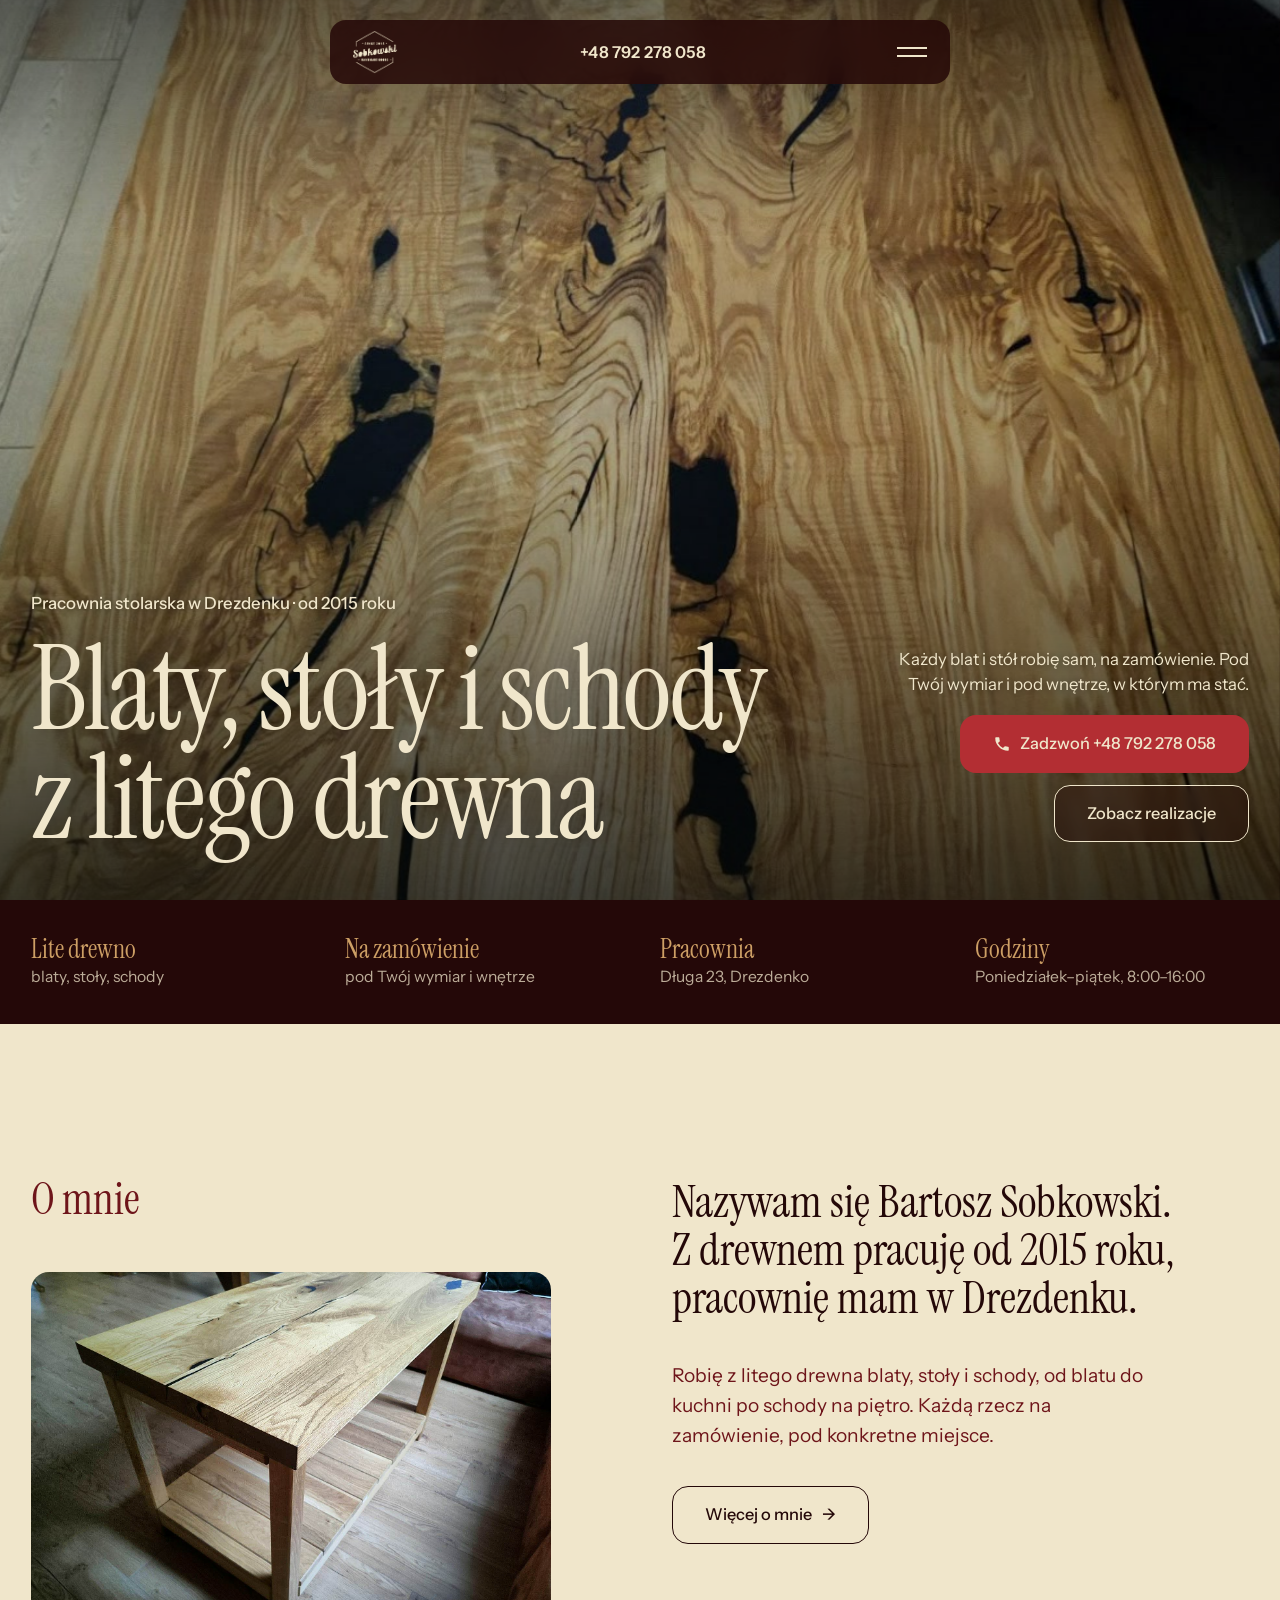
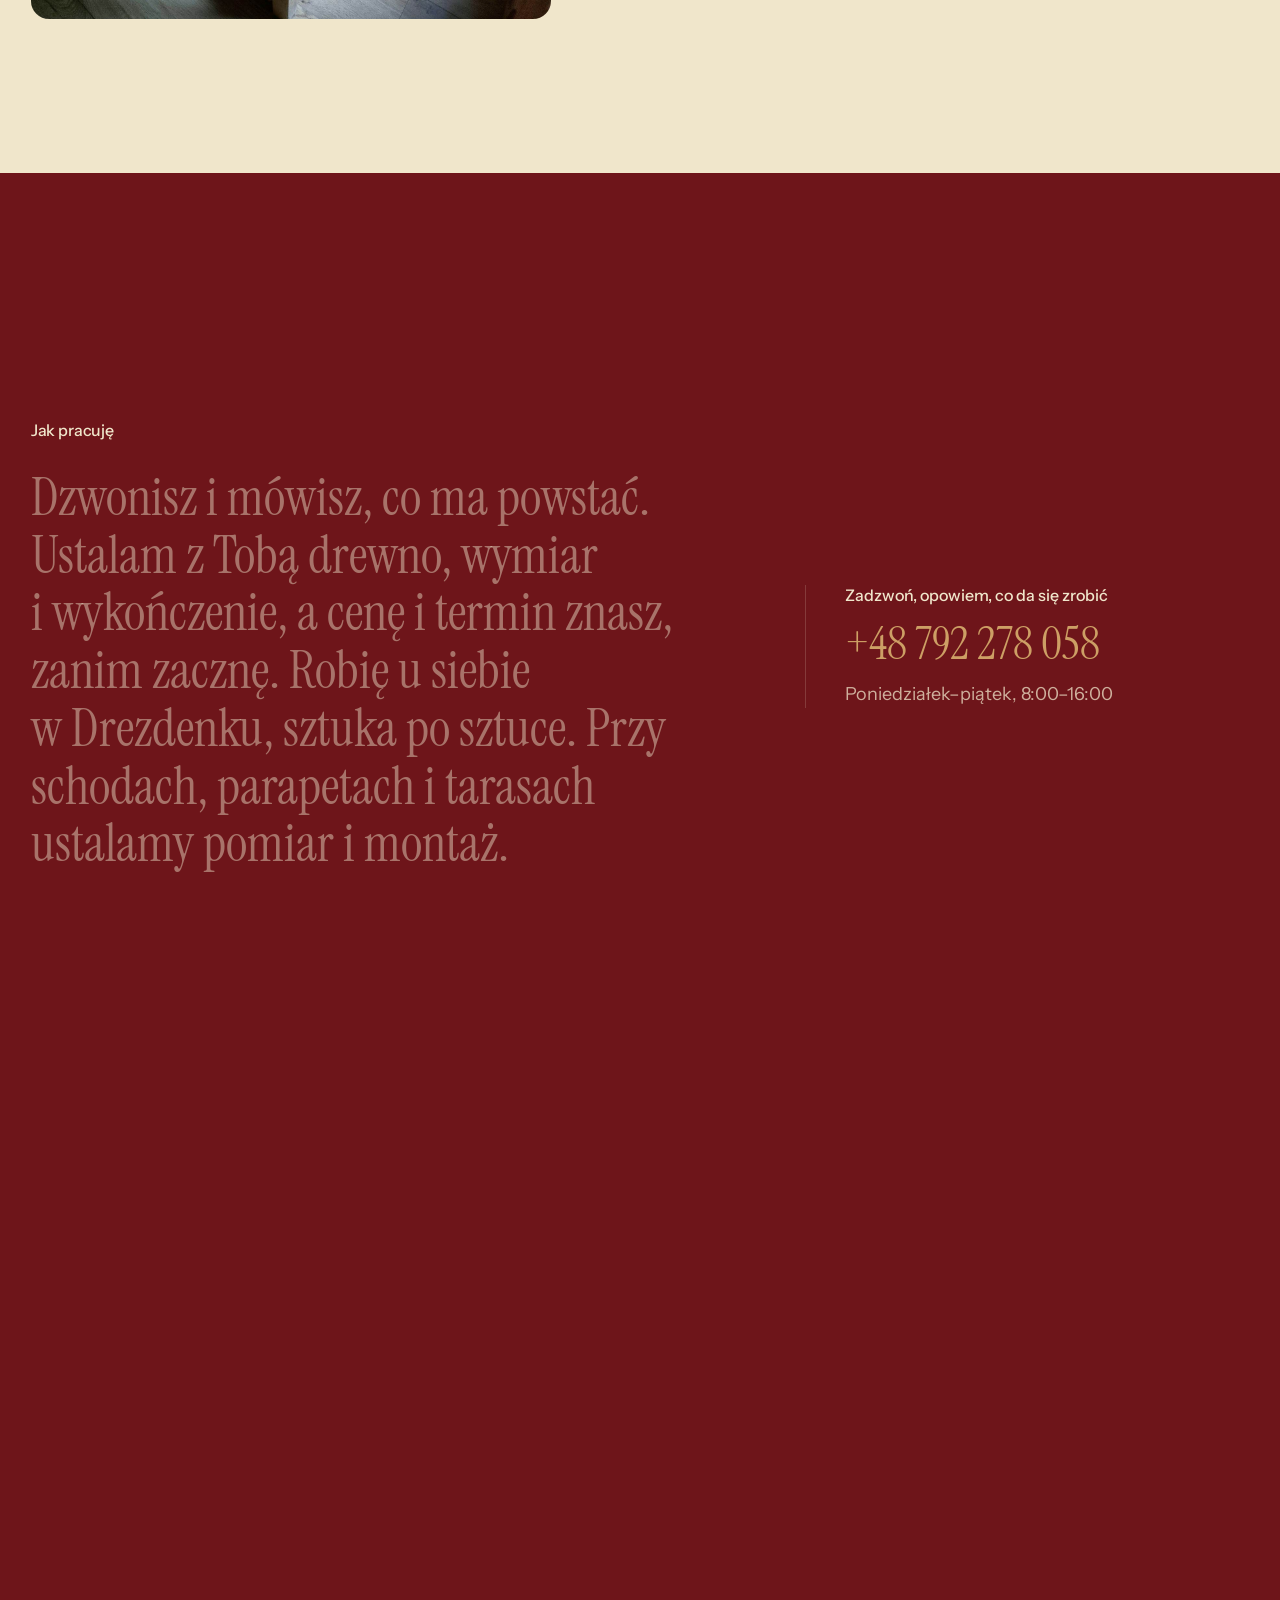
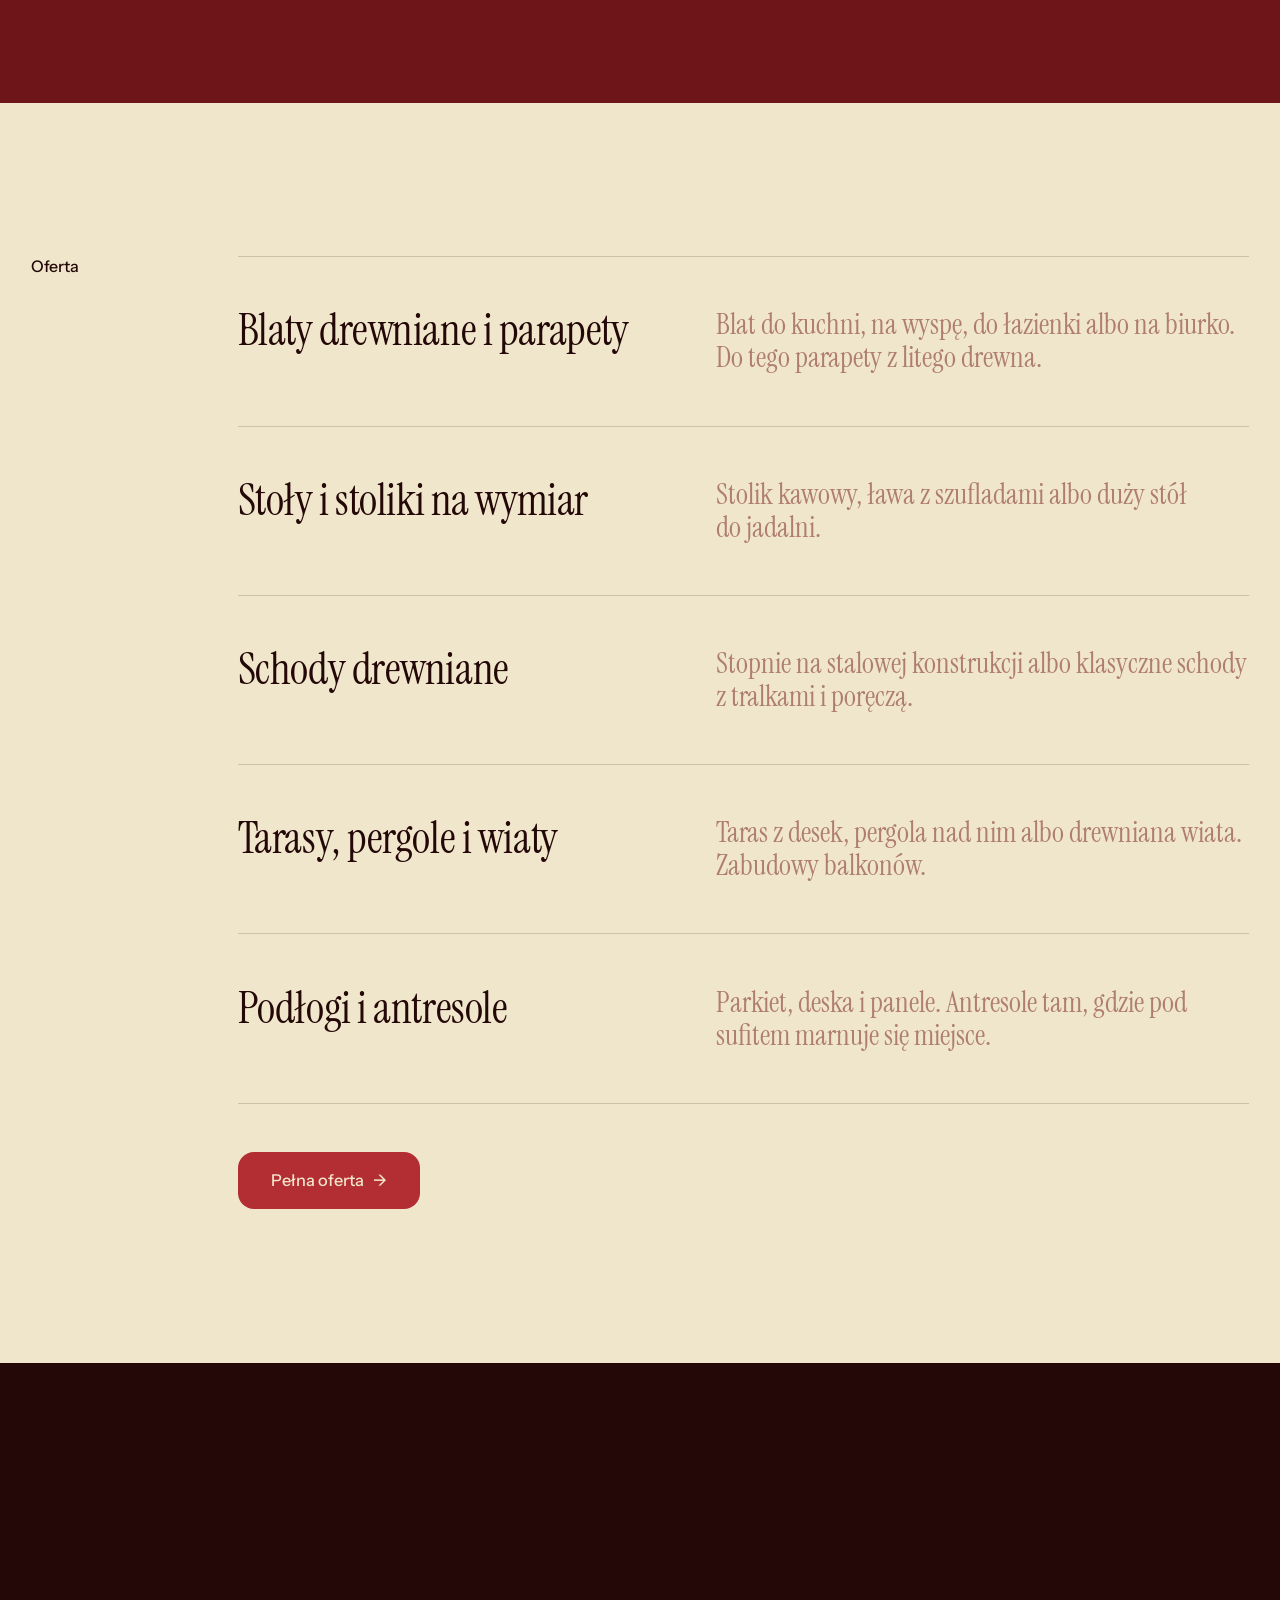
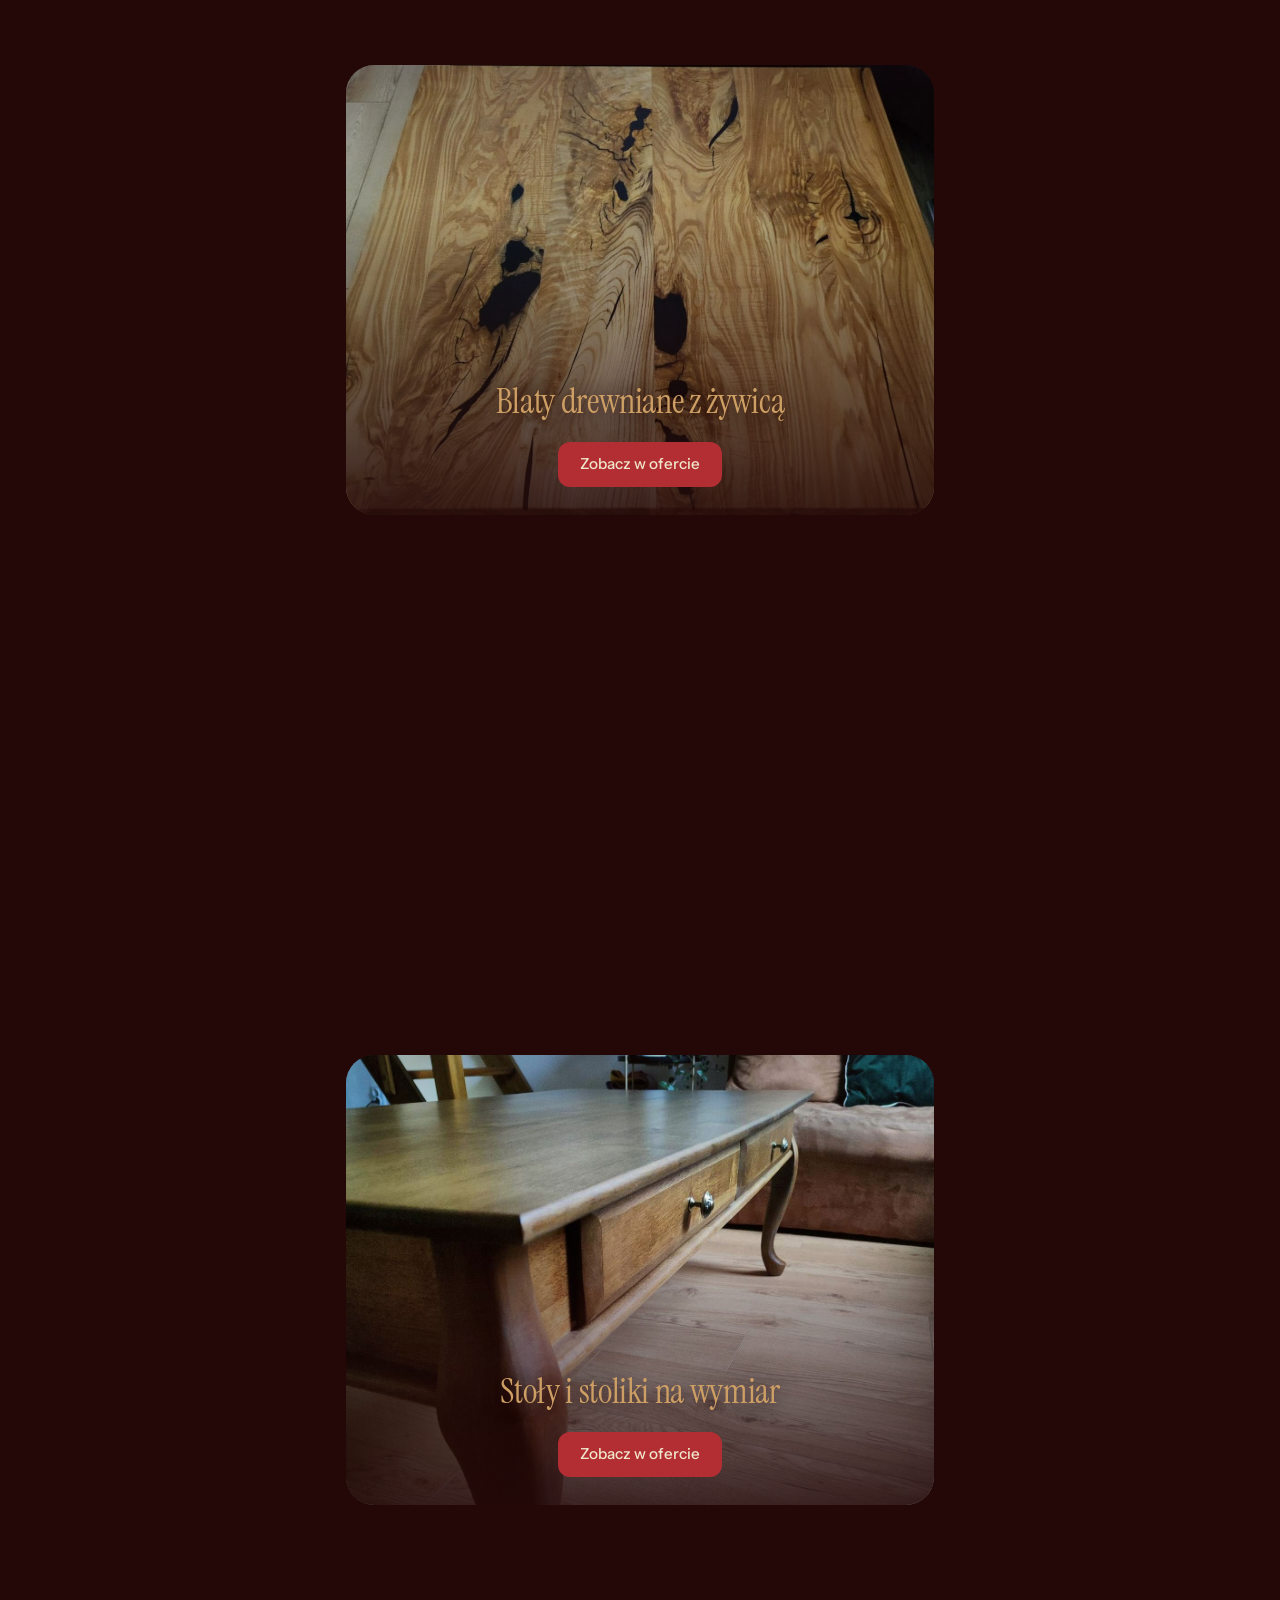
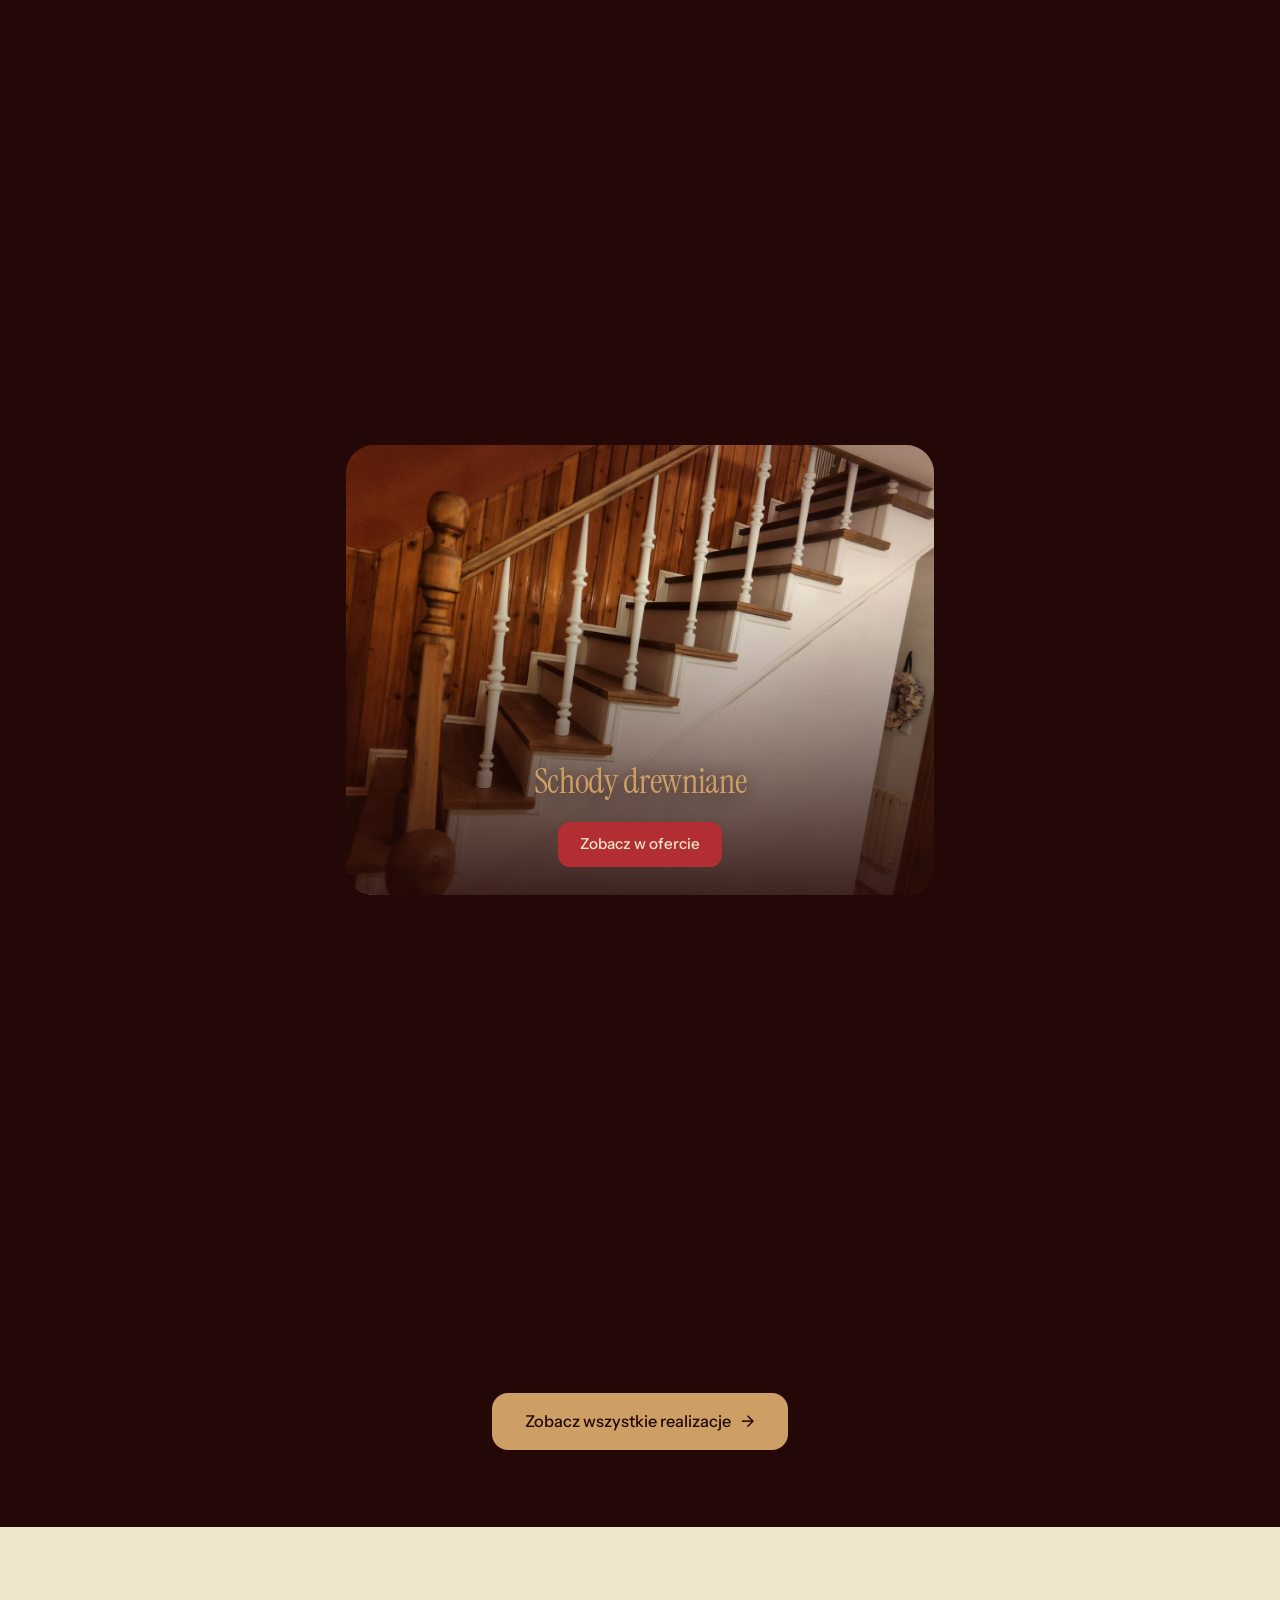
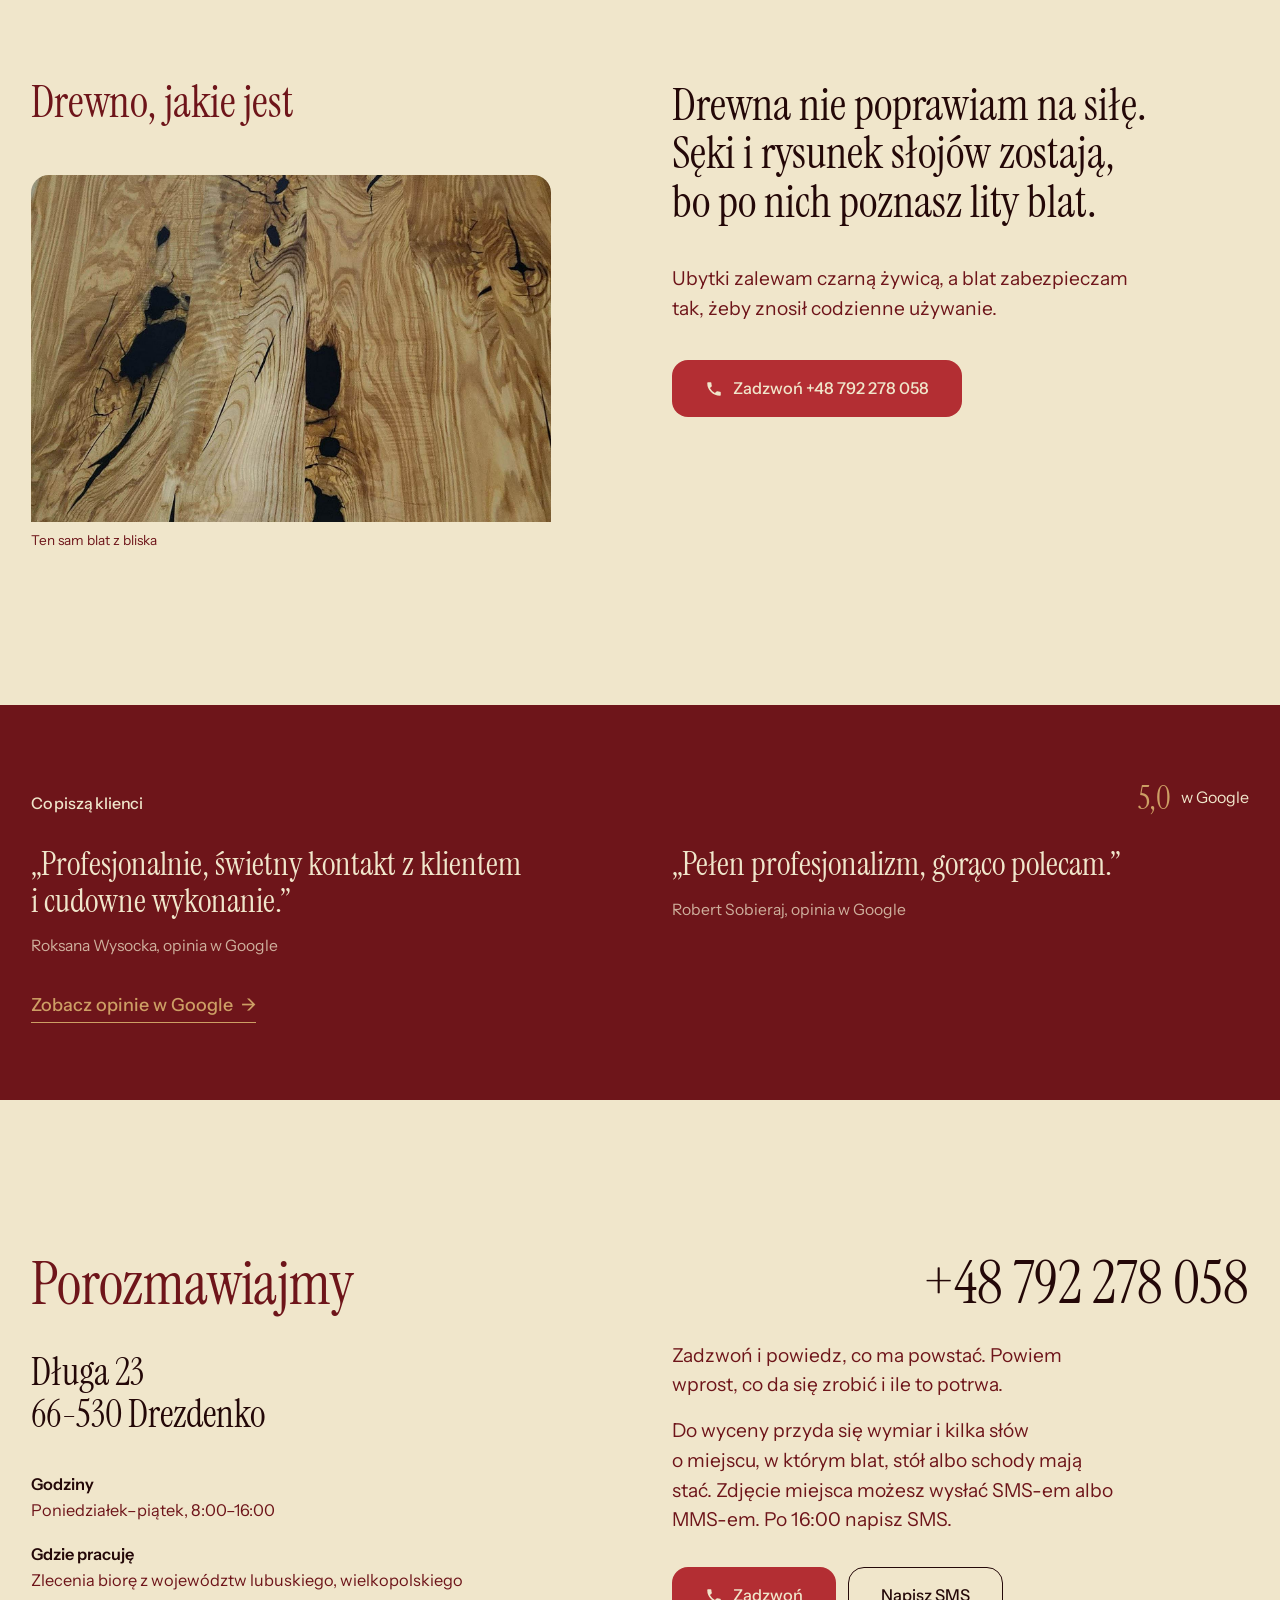
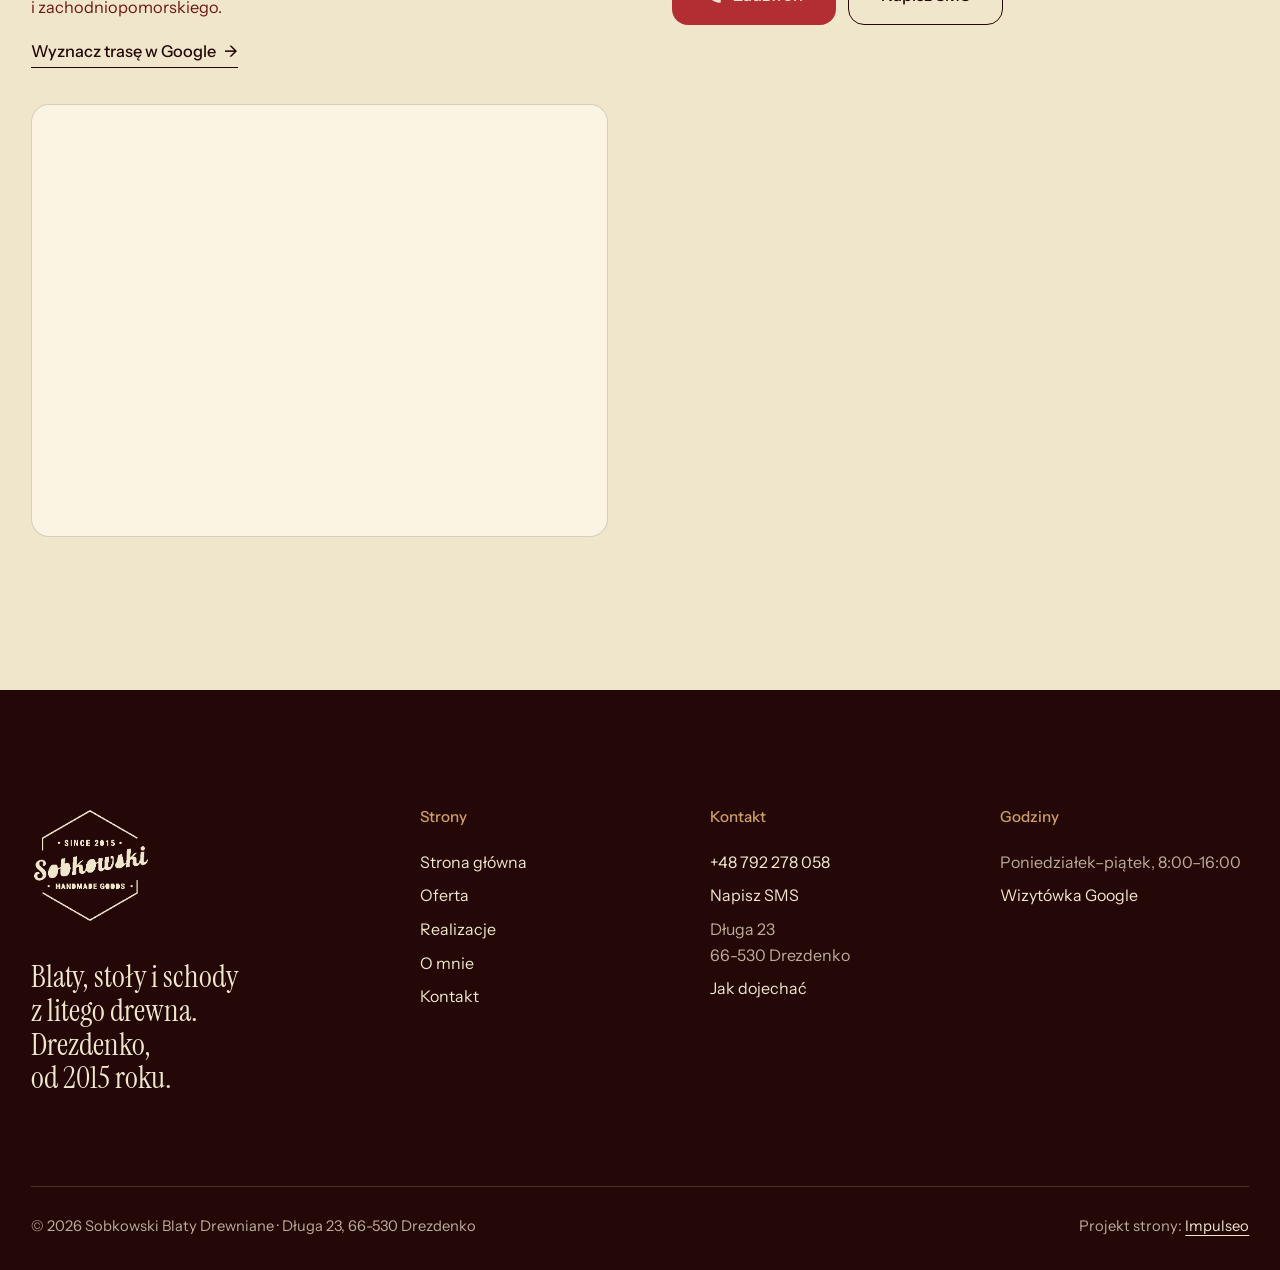
<file: index.html>
<!DOCTYPE html>
<html lang="pl">
<head>
<meta charset="UTF-8">
<meta name="viewport" content="width=device-width, initial-scale=1.0">
<title>Blaty drewniane na wymiar, stoły i schody · Drezdenko | Sobkowski</title>
<meta name="description" content="Blaty, stoły, parapety i schody z litego drewna, robione ręcznie w Drezdenku od 2015 roku. Na wymiar, pod Twoje wnętrze. Tel. 792 278 058.">
<link rel="canonical" href="https://impulseo-pl.github.io/blaty-drewniane/">
<meta name="robots" content="noindex, nofollow">
<meta name="theme-color" content="#240808">
<meta property="og:type" content="website">
<meta property="og:locale" content="pl_PL">
<meta property="og:site_name" content="Sobkowski Blaty Drewniane">
<meta property="og:title" content="Blaty drewniane na wymiar, stoły i schody · Drezdenko | Sobkowski">
<meta property="og:description" content="Blaty, stoły, parapety i schody z litego drewna, robione ręcznie w Drezdenku od 2015 roku. Na wymiar, pod Twoje wnętrze. Tel. 792 278 058.">
<meta property="og:url" content="https://impulseo-pl.github.io/blaty-drewniane/">
<meta property="og:image" content="https://impulseo-pl.github.io/blaty-drewniane/img/og.jpg">
<meta property="og:image:width" content="1200">
<meta property="og:image:height" content="630">
<meta name="twitter:card" content="summary_large_image">
<link rel="icon" href="img/logo.png">
<script type="application/ld+json">{"@context": "https://schema.org", "@type": "HomeAndConstructionBusiness", "name": "Sobkowski Blaty Drewniane", "url": "https://impulseo-pl.github.io/blaty-drewniane/", "telephone": "+48792278058", "image": "https://impulseo-pl.github.io/blaty-drewniane/img/og.jpg", "address": {"@type": "PostalAddress", "streetAddress": "Długa 23", "postalCode": "66-530", "addressLocality": "Drezdenko", "addressCountry": "PL"}, "openingHoursSpecification": [{"@type": "OpeningHoursSpecification", "dayOfWeek": ["Monday", "Tuesday", "Wednesday", "Thursday", "Friday"], "opens": "08:00", "closes": "16:00"}], "founder": {"@type": "Person", "name": "Bartosz Sobkowski"}, "foundingDate": "2015", "areaServed": ["lubuskie", "wielkopolskie", "zachodniopomorskie"], "sameAs": ["https://maps.google.com/?cid=7619297079260685016"]}</script>
<script>document.documentElement.classList.add('js')</script>
<link rel="preload" as="image" href="img/hero.jpg" fetchpriority="high">
<link rel="preconnect" href="https://fonts.googleapis.com">
<link rel="preconnect" href="https://fonts.gstatic.com" crossorigin>
<link href="https://fonts.googleapis.com/css2?family=Instrument+Sans:wght@400..600&family=Instrument+Serif&display=swap" rel="stylesheet">
<link rel="stylesheet" href="assets/styles.css?v=20261118b">
<script src="assets/lenis.min.js?v=1.1.20" defer></script>
<script src="assets/main.js?v=20261118b" defer></script>
</head>
<body>
<a class="skip" href="#tresc">Przejdź do treści</a>
<header class="pill">
  <a class="pill-logo" href="index.html" aria-label="Sobkowski Blaty Drewniane - strona główna"><img class="mark" src="img/logo-jasne.png" width="391" height="381" alt=""></a>
  <a class="pill-phone" href="tel:+48792278058">+48 792 278 058</a>
  <button class="burger" type="button" aria-expanded="false" aria-controls="menu" aria-label="Otwórz menu"><i></i><i></i></button>
</header>
<div class="menu" id="menu" aria-hidden="true">
  <div class="menu-grid">
    <nav class="menu-links" aria-label="Menu główne">
      <a href="index.html" aria-current="page">Strona główna</a>
      <a href="oferta.html">Oferta</a>
      <a href="realizacje.html">Realizacje</a>
      <a href="o-nas.html">O mnie</a>
      <a href="kontakt.html">Kontakt</a>
    </nav>
    <div class="menu-side">
      <div><b>Telefon</b><a href="tel:+48792278058">+48 792 278 058</a></div>
      <div><b>Pracownia</b>Długa 23, 66-530 Drezdenko</div>
      <div><b>Godziny</b>Poniedziałek–piątek, 8:00–16:00</div>
    </div>
  </div>
</div>
<main id="tresc">
<section class="hero">
  <img class="hero-img" src="img/hero.jpg" width="1560" height="858" alt="Blat z&nbsp;litego drewna z&nbsp;sękami zalanymi czarną żywicą" fetchpriority="high">
  <div class="hero-in">
    <div>
      <p class="hero-kicker">Pracownia stolarska w&nbsp;Drezdenku · od&nbsp;2015 roku</p>
      <h1>Blaty, stoły i&nbsp;schody z&nbsp;litego drewna</h1>
    </div>
    <div class="hero-side">
      <p>Każdy blat i&nbsp;stół robię sam, na zamówienie. Pod Twój wymiar i&nbsp;pod wnętrze, w&nbsp;którym ma&nbsp;stać.</p>
      <div class="btn-row">
        <a class="btn btn-main hero-call" href="tel:+48792278058"><svg class="ico" viewBox="0 0 24 24" fill="none" aria-hidden="true"><path d="M6.6 10.8a15.5 15.5 0 0 0 6.6 6.6l2.2-2.2a1 1 0 0 1 1-.24 11.4 11.4 0 0 0 3.6.58 1 1 0 0 1 1 1V20a1 1 0 0 1-1 1A17 17 0 0 1 3 4a1 1 0 0 1 1-1h3.5a1 1 0 0 1 1 1c0 1.25.2 2.45.57 3.57a1 1 0 0 1-.25 1L6.6 10.8Z" fill="currentColor"/></svg>Zadzwoń +48 792 278 058</a>
        <a class="btn btn-line btn-on-photo" href="realizacje.html">Zobacz realizacje</a>
      </div>
    </div>
  </div>
</section>

<section class="facts cacao dark" aria-label="Najważniejsze informacje">
  <ul class="wrap facts-list">
    <li><b>Lite drewno</b>blaty, stoły, schody</li>
    <li><b>Na zamówienie</b>pod Twój wymiar i&nbsp;wnętrze</li>
    <li><b>Pracownia</b>Długa 23, Drezdenko</li>
    <li><b>Godziny</b>Poniedziałek–piątek, 8:00–16:00</li>
  </ul>
</section>

<section class="sec bone" id="o-mnie">
  <div class="wrap about">
    <div class="about-left up">
      <p class="label-serif">O&nbsp;mnie</p>
      <figure class="about-fig"><img src="img/about.jpg" width="1600" height="1200" alt="Stolik z&nbsp;półką pod blatem, robota z&nbsp;pracowni" loading="lazy"></figure>
    </div>
    <div class="about-right up">
      <p class="statement">Nazywam się Bartosz Sobkowski. Z&nbsp;drewnem pracuję od&nbsp;2015&nbsp;roku, pracownię mam w&nbsp;Drezdenku.</p>
      <p class="lead">Robię z&nbsp;litego drewna blaty, stoły i&nbsp;schody, od blatu do kuchni po schody na piętro. Każdą rzecz na zamówienie, pod konkretne miejsce.</p>
      <div class="btn-row"><a class="btn btn-line" href="o-nas.html">Więcej o&nbsp;mnie <span aria-hidden="true">→</span></a></div>
    </div>
  </div>
</section>

<section class="reveal-sec bordeaux dark" aria-labelledby="jak">
  <div class="reveal-stick">
    <div class="reveal-main">
      <h2 class="label" id="jak">Jak pracuję</h2>
      <p class="reveal-text">Dzwonisz i&nbsp;mówisz, co ma powstać. Ustalam z&nbsp;Tobą drewno, wymiar i&nbsp;wykończenie, a&nbsp;cenę i&nbsp;termin znasz, zanim zacznę. Robię u&nbsp;siebie w&nbsp;Drezdenku, sztuka po sztuce. Przy schodach, parapetach i&nbsp;tarasach ustalamy pomiar i&nbsp;montaż.</p>
    </div>
    <aside class="reveal-aside">
      <p class="label">Zadzwoń, opowiem, co da się zrobić</p>
      <a class="reveal-phone" href="tel:+48792278058">+48 792 278 058</a>
      <p>Poniedziałek–piątek, 8:00–16:00</p>
    </aside>
  </div>
</section>

<section class="sec bone" id="oferta">
  <div class="wrap svc">
    <h2 class="label">Oferta</h2>
    <div>
      <div class="svc-list">
      <a class="svc-row" href="oferta.html#blaty"><h3>Blaty drewniane i&nbsp;parapety</h3><p>Blat do kuchni, na wyspę, do łazienki albo na biurko. Do tego parapety z&nbsp;litego drewna.</p></a>
      <a class="svc-row" href="oferta.html#stoly"><h3>Stoły i&nbsp;stoliki na wymiar</h3><p>Stolik kawowy, ława z&nbsp;szufladami albo duży stół do jadalni.</p></a>
      <a class="svc-row" href="oferta.html#schody"><h3>Schody drewniane</h3><p>Stopnie na stalowej konstrukcji albo klasyczne schody z&nbsp;tralkami i&nbsp;poręczą.</p></a>
      <a class="svc-row" href="oferta.html#tarasy"><h3>Tarasy, pergole i&nbsp;wiaty</h3><p>Taras z&nbsp;desek, pergola nad nim albo drewniana wiata. Zabudowy balkonów.</p></a>
      <a class="svc-row" href="oferta.html#podlogi"><h3>Podłogi i&nbsp;antresole</h3><p>Parkiet, deska i&nbsp;panele. Antresole tam, gdzie pod sufitem marnuje się miejsce.</p></a>
      </div>
      <div class="svc-foot"><a class="btn btn-main" href="oferta.html">Pełna oferta <span aria-hidden="true">→</span></a></div>
    </div>
  </div>
</section>

<section class="cards cacao dark" aria-label="Realizacje z&nbsp;pracowni">
  <div class="card-wrap"><div class="card-stick">
    <a class="card" href="oferta.html#blaty"><img src="img/hero.jpg" width="1560" height="858" alt="Blat z&nbsp;litego drewna z&nbsp;sękami zalanymi czarną żywicą" decoding="async"><span class="card-in"><h3>Blaty drewniane z&nbsp;żywicą</h3><span class="btn btn-main btn-sm">Zobacz w&nbsp;ofercie</span></span></a>
  </div></div>
  <div class="card-wrap"><div class="card-stick">
    <a class="card" href="oferta.html#stoly"><img src="img/g3.jpg" width="1350" height="1800" alt="Ława z&nbsp;szufladami na wyprofilowanych nogach" loading="lazy" decoding="async"><span class="card-in"><h3>Stoły i&nbsp;stoliki na wymiar</h3><span class="btn btn-main btn-sm">Zobacz w&nbsp;ofercie</span></span></a>
  </div></div>
  <div class="card-wrap"><div class="card-stick">
    <a class="card" href="oferta.html#schody"><img src="img/g1.jpg" width="1514" height="1098" alt="Schody z&nbsp;drewnianymi stopniami i&nbsp;białymi tralkami" loading="lazy" decoding="async"><span class="card-in"><h3>Schody drewniane</h3><span class="btn btn-main btn-sm">Zobacz w&nbsp;ofercie</span></span></a>
  </div></div>
  <div class="wrap cards-foot"><a class="btn btn-brass" href="realizacje.html">Zobacz wszystkie realizacje <span aria-hidden="true">→</span></a></div>
</section>

<section class="sec bone" id="drewno">
  <div class="wrap about">
    <div class="about-left up">
      <p class="label-serif">Drewno, jakie jest</p>
      <figure class="about-fig"><img src="img/g5.jpg" width="1530" height="1147" alt="Sęki i&nbsp;pęknięcia w&nbsp;blacie zalane czarną żywicą, zbliżenie" loading="lazy"><figcaption class="poglad">Ten sam blat z&nbsp;bliska</figcaption></figure>
    </div>
    <div class="about-right up">
      <p class="statement">Drewna nie poprawiam na siłę. Sęki i&nbsp;rysunek słojów zostają, bo po nich poznasz lity blat.</p>
      <p class="lead">Ubytki zalewam czarną żywicą, a&nbsp;blat zabezpieczam tak, żeby znosił codzienne używanie.</p>
      <div class="btn-row"><a class="btn btn-main" href="tel:+48792278058"><svg class="ico" viewBox="0 0 24 24" fill="none" aria-hidden="true"><path d="M6.6 10.8a15.5 15.5 0 0 0 6.6 6.6l2.2-2.2a1 1 0 0 1 1-.24 11.4 11.4 0 0 0 3.6.58 1 1 0 0 1 1 1V20a1 1 0 0 1-1 1A17 17 0 0 1 3 4a1 1 0 0 1 1-1h3.5a1 1 0 0 1 1 1c0 1.25.2 2.45.57 3.57a1 1 0 0 1-.25 1L6.6 10.8Z" fill="currentColor"/></svg>Zadzwoń +48 792 278 058</a></div>
    </div>
  </div>
</section>

<section class="bordeaux dark opinie-mini" id="opinie">
  <div class="wrap">
    <div class="quotes-head" style="margin-bottom:32px">
      <h2 class="label">Co piszą klienci</h2>
      <a class="rating" href="https://maps.google.com/?cid=7619297079260685016" target="_blank" rel="noopener"><b>5,0</b><span>w&nbsp;Google</span></a>
    </div>
    <div class="quotes-two">
      <figure class="quote-mini"><blockquote>„Profesjonalnie, świetny kontakt z&nbsp;klientem i&nbsp;cudowne wykonanie.”</blockquote><figcaption>Roksana Wysocka, opinia w&nbsp;Google</figcaption></figure>
      <figure class="quote-mini"><blockquote>„Pełen profesjonalizm, gorąco polecam.”</blockquote><figcaption>Robert Sobieraj, opinia w&nbsp;Google</figcaption></figure>
    </div>
    <p style="margin-top:32px"><a class="link" href="https://maps.google.com/?cid=7619297079260685016" target="_blank" rel="noopener">Zobacz opinie w&nbsp;Google <span aria-hidden="true">→</span></a></p>
  </div>
</section>

<section class="sec bone" id="kontakt">
  <div class="wrap contact">
    <div class="up">
      <h2>Porozmawiajmy</h2>
      <p class="big-addr">Długa 23<br>66-530 Drezdenko</p>
      <div class="contact-meta">
        <p><b>Godziny</b>Poniedziałek–piątek, 8:00–16:00</p>
        <p><b>Gdzie pracuję</b>Zlecenia biorę z&nbsp;województw lubuskiego, wielkopolskiego i&nbsp;zachodniopomorskiego.</p>
        <p><a class="link" href="https://maps.google.com/?cid=7619297079260685016" target="_blank" rel="noopener">Wyznacz trasę w&nbsp;Google <span aria-hidden="true">→</span></a></p>
      </div>
      <div class="map"><iframe src="https://maps.google.com/maps?q=Sobkowski%20Blaty%20Drewniane%2C%20D%C5%82uga%2023%2C%2066-530%20Drezdenko&z=15&output=embed" title="Mapa dojazdu do pracowni, Długa 23, Drezdenko" loading="lazy" referrerpolicy="no-referrer-when-downgrade"></iframe></div>
    </div>
    <div class="contact-right up" id="formularz">
      <a class="big-phone" href="tel:+48792278058">+48 792 278 058</a>
      <p class="lead">Zadzwoń i&nbsp;powiedz, co ma powstać. Powiem wprost, co da się zrobić i&nbsp;ile to potrwa.</p>
      <p class="lead" style="margin-top:16px">Do wyceny przyda się wymiar i&nbsp;kilka słów o&nbsp;miejscu, w&nbsp;którym blat, stół albo schody mają stać. Zdjęcie miejsca możesz wysłać SMS-em albo MMS-em. Po 16:00 napisz SMS.</p>
      <div class="contact-cta">
        <a class="btn btn-main" href="tel:+48792278058"><svg class="ico" viewBox="0 0 24 24" fill="none" aria-hidden="true"><path d="M6.6 10.8a15.5 15.5 0 0 0 6.6 6.6l2.2-2.2a1 1 0 0 1 1-.24 11.4 11.4 0 0 0 3.6.58 1 1 0 0 1 1 1V20a1 1 0 0 1-1 1A17 17 0 0 1 3 4a1 1 0 0 1 1-1h3.5a1 1 0 0 1 1 1c0 1.25.2 2.45.57 3.57a1 1 0 0 1-.25 1L6.6 10.8Z" fill="currentColor"/></svg>Zadzwoń</a>
        <a class="btn btn-line" href="sms:+48792278058?body=Dzie%C5%84%20dobry%2C%20chc%C4%99%20wyceni%C4%87%3A%20%28blat%2Fst%C3%B3%C5%82%2Fschody%29.%20Wymiar%3A%20...%20Miejscowo%C5%9B%C4%87%3A%20...">Napisz SMS</a>
      </div>
    </div>
  </div>
</section>
</main>
<footer class="foot dark">
  <div class="wrap">
    <div class="foot-top">
      <div>
        <a class="foot-logo" href="index.html" aria-label="Sobkowski Blaty Drewniane - strona główna"><img class="mark" src="img/logo-jasne.png" width="391" height="381" alt=""></a>
        <p class="foot-claim">Blaty, stoły i&nbsp;schody z&nbsp;litego drewna. Drezdenko, od&nbsp;2015 roku.</p>
      </div>
      <div><h4>Strony</h4><ul><li><a href="index.html">Strona główna</a></li><li><a href="oferta.html">Oferta</a></li><li><a href="realizacje.html">Realizacje</a></li><li><a href="o-nas.html">O mnie</a></li><li><a href="kontakt.html">Kontakt</a></li></ul></div>
      <div><h4>Kontakt</h4><ul>
        <li><a href="tel:+48792278058">+48 792 278 058</a></li>
        <li><a href="sms:+48792278058?body=Dzie%C5%84%20dobry%2C%20chc%C4%99%20wyceni%C4%87%3A%20%28blat%2Fst%C3%B3%C5%82%2Fschody%29.%20Wymiar%3A%20...%20Miejscowo%C5%9B%C4%87%3A%20...">Napisz SMS</a></li>
        <li>Długa 23<br>66-530 Drezdenko</li>
        <li><a href="https://maps.google.com/?cid=7619297079260685016" target="_blank" rel="noopener">Jak dojechać</a></li>
      </ul></div>
      <div><h4>Godziny</h4><ul>
        <li>Poniedziałek–piątek, 8:00–16:00</li>
        <li><a href="https://maps.google.com/?cid=7619297079260685016" target="_blank" rel="noopener">Wizytówka Google</a></li>
      </ul></div>
    </div>
    <div class="foot-bottom">
      <span>© 2026 Sobkowski Blaty Drewniane · Długa 23, 66-530 Drezdenko</span>
      <span>Projekt strony: <a href="https://impulseo.pl" target="_blank" rel="noopener">Impulseo</a></span>
    </div>
  </div>
</footer>
<div class="callbar">
  <a class="btn btn-main" href="tel:+48792278058"><svg class="ico" viewBox="0 0 24 24" fill="none" aria-hidden="true"><path d="M6.6 10.8a15.5 15.5 0 0 0 6.6 6.6l2.2-2.2a1 1 0 0 1 1-.24 11.4 11.4 0 0 0 3.6.58 1 1 0 0 1 1 1V20a1 1 0 0 1-1 1A17 17 0 0 1 3 4a1 1 0 0 1 1-1h3.5a1 1 0 0 1 1 1c0 1.25.2 2.45.57 3.57a1 1 0 0 1-.25 1L6.6 10.8Z" fill="currentColor"/></svg>Zadzwoń</a>
  <a class="btn btn-line" href="sms:+48792278058?body=Dzie%C5%84%20dobry%2C%20chc%C4%99%20wyceni%C4%87%3A%20%28blat%2Fst%C3%B3%C5%82%2Fschody%29.%20Wymiar%3A%20...%20Miejscowo%C5%9B%C4%87%3A%20...">Napisz SMS</a>
</div>
</body>
</html>
</file>
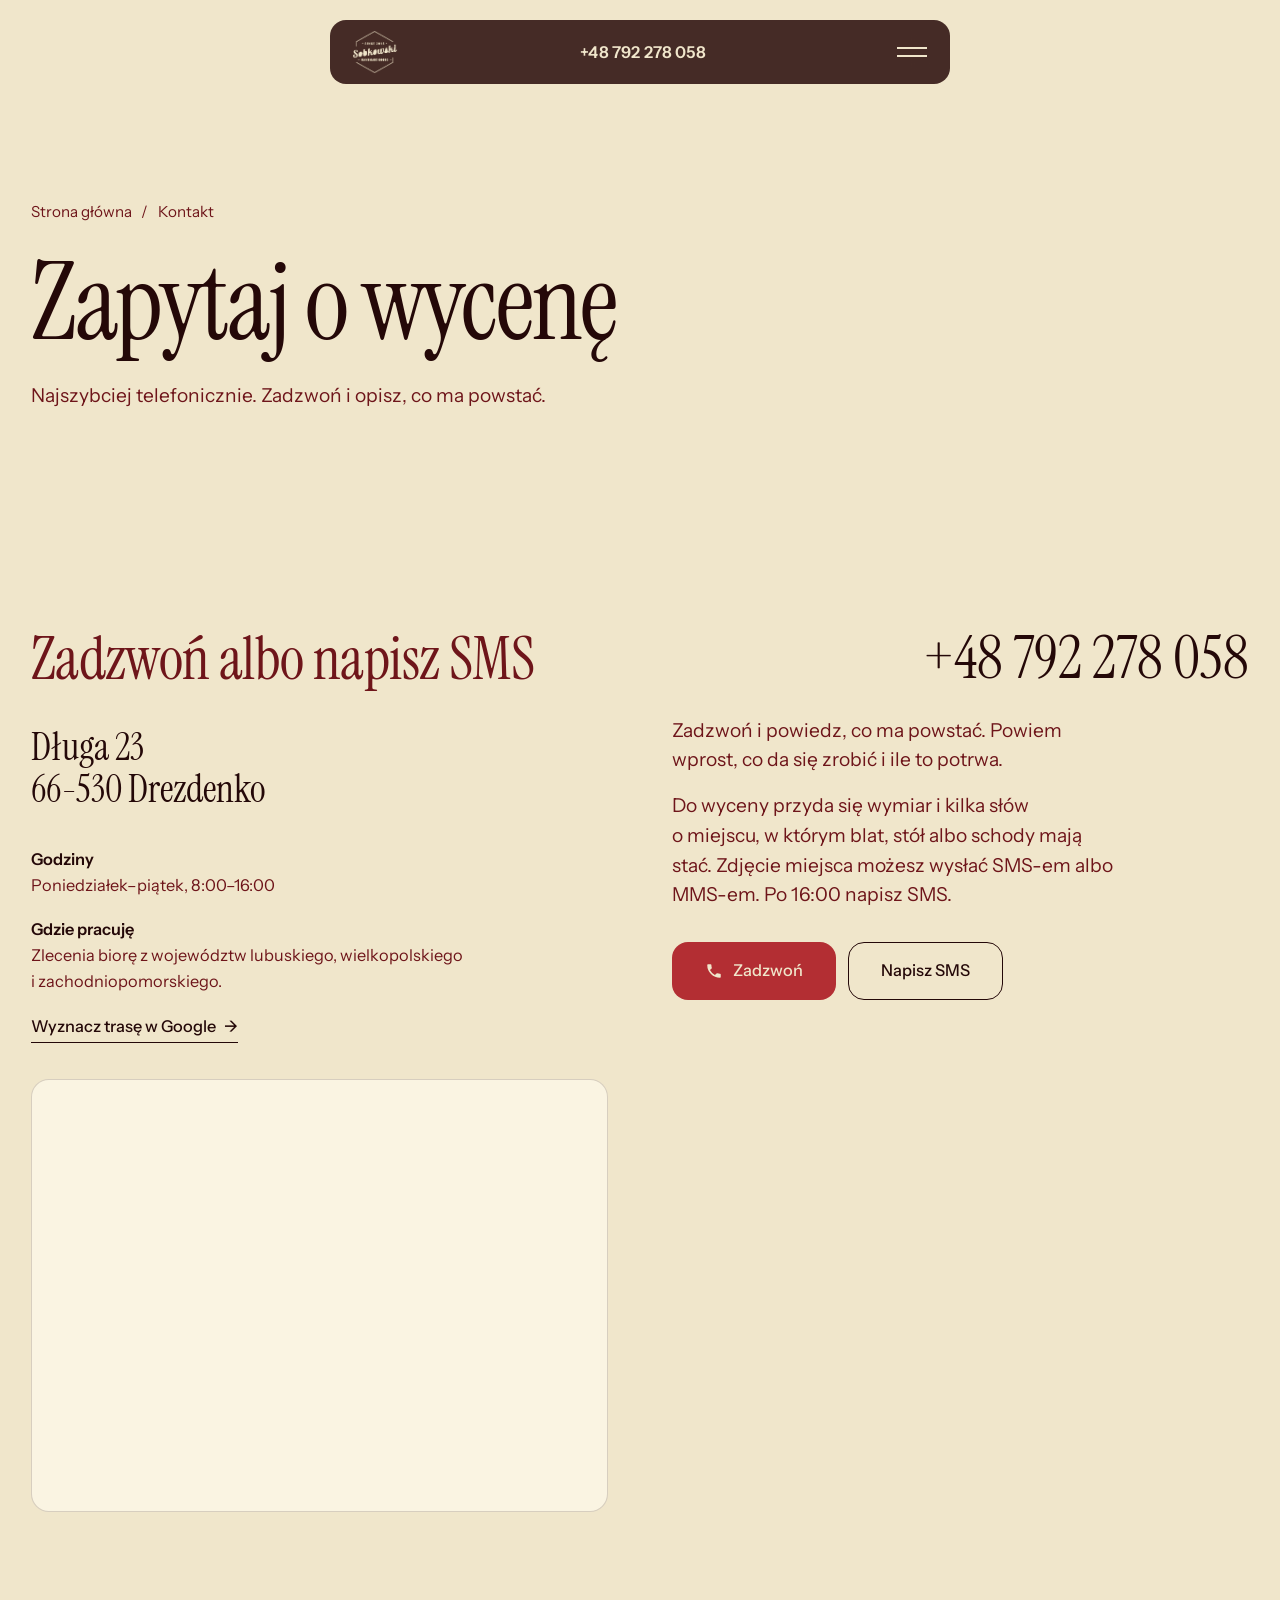
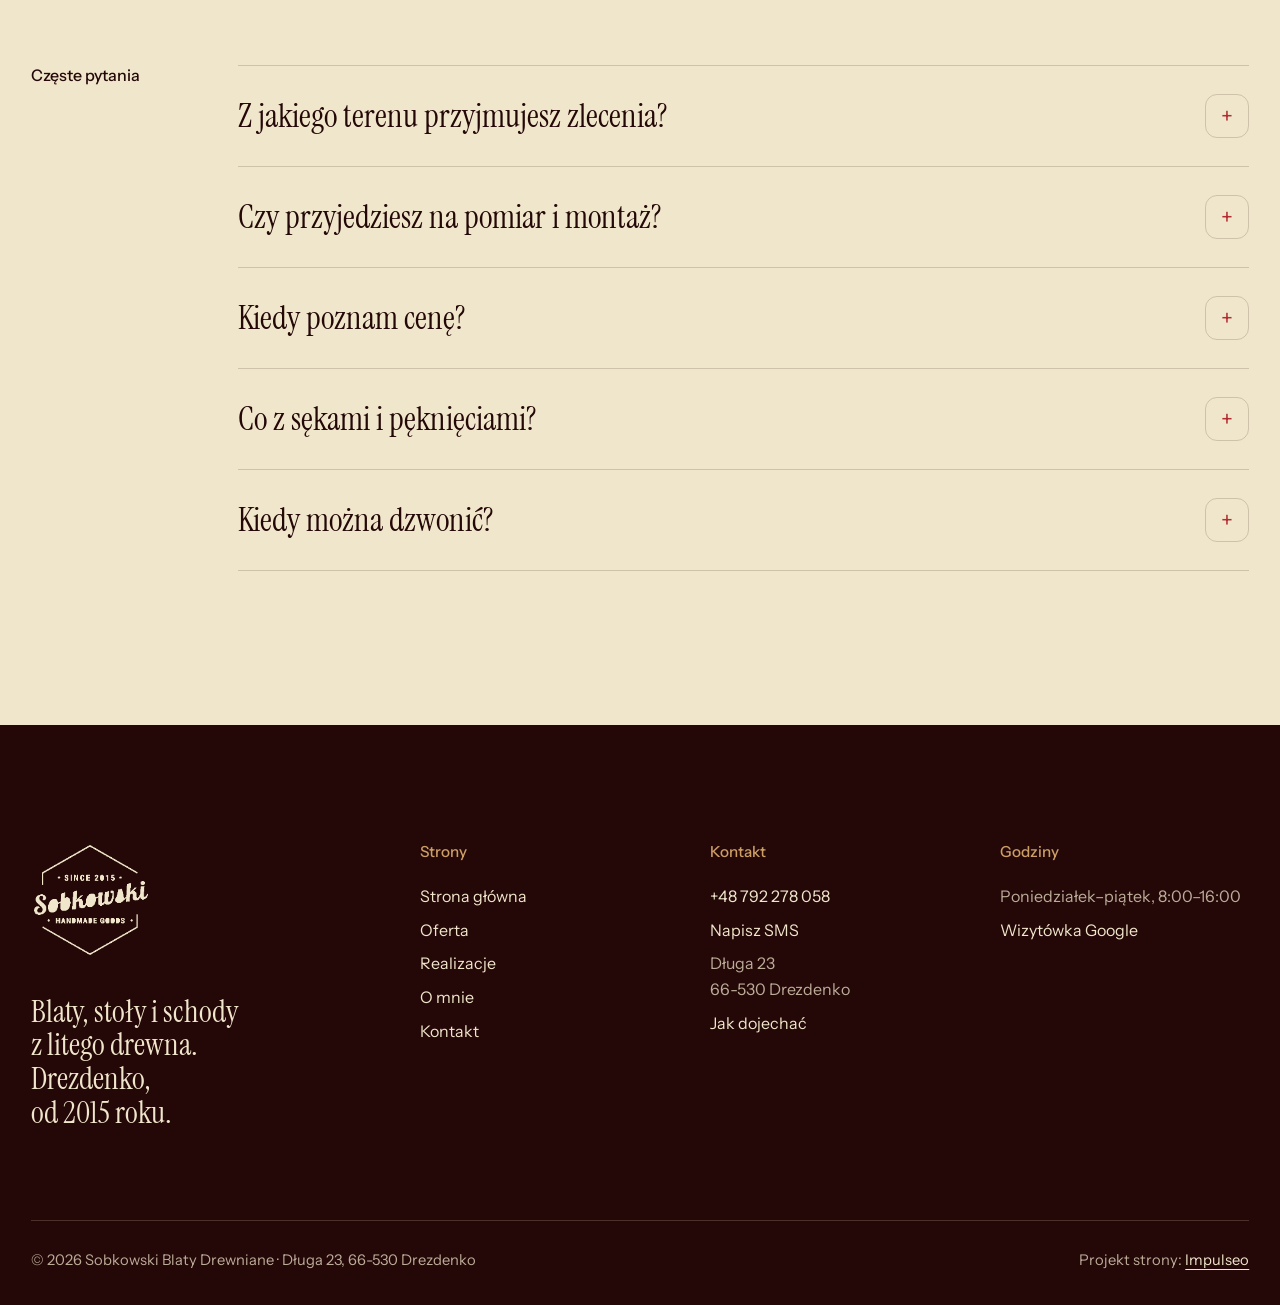
<file: kontakt.html>
<!DOCTYPE html>
<html lang="pl">
<head>
<meta charset="UTF-8">
<meta name="viewport" content="width=device-width, initial-scale=1.0">
<title>Kontakt · Sobkowski Blaty Drewniane, Długa 23, Drezdenko</title>
<meta name="description" content="Kontakt: Sobkowski Blaty Drewniane, Długa 23, 66-530 Drezdenko, tel. 792 278 058. Blaty, stoły i schody z litego drewna.">
<link rel="canonical" href="https://impulseo-pl.github.io/blaty-drewniane/kontakt.html">
<meta name="robots" content="noindex, nofollow">
<meta name="theme-color" content="#240808">
<meta property="og:type" content="website">
<meta property="og:locale" content="pl_PL">
<meta property="og:site_name" content="Sobkowski Blaty Drewniane">
<meta property="og:title" content="Kontakt · Sobkowski Blaty Drewniane, Długa 23, Drezdenko">
<meta property="og:description" content="Kontakt: Sobkowski Blaty Drewniane, Długa 23, 66-530 Drezdenko, tel. 792 278 058. Blaty, stoły i schody z litego drewna.">
<meta property="og:url" content="https://impulseo-pl.github.io/blaty-drewniane/kontakt.html">
<meta property="og:image" content="https://impulseo-pl.github.io/blaty-drewniane/img/og.jpg">
<meta property="og:image:width" content="1200">
<meta property="og:image:height" content="630">
<meta name="twitter:card" content="summary_large_image">
<link rel="icon" href="img/logo.png">
<script type="application/ld+json">{"@context": "https://schema.org", "@type": "HomeAndConstructionBusiness", "name": "Sobkowski Blaty Drewniane", "url": "https://impulseo-pl.github.io/blaty-drewniane/", "telephone": "+48792278058", "image": "https://impulseo-pl.github.io/blaty-drewniane/img/og.jpg", "address": {"@type": "PostalAddress", "streetAddress": "Długa 23", "postalCode": "66-530", "addressLocality": "Drezdenko", "addressCountry": "PL"}, "openingHoursSpecification": [{"@type": "OpeningHoursSpecification", "dayOfWeek": ["Monday", "Tuesday", "Wednesday", "Thursday", "Friday"], "opens": "08:00", "closes": "16:00"}], "founder": {"@type": "Person", "name": "Bartosz Sobkowski"}, "foundingDate": "2015", "areaServed": ["lubuskie", "wielkopolskie", "zachodniopomorskie"], "sameAs": ["https://maps.google.com/?cid=7619297079260685016"]}</script>
<script>document.documentElement.classList.add('js')</script>
<link rel="preconnect" href="https://fonts.googleapis.com">
<link rel="preconnect" href="https://fonts.gstatic.com" crossorigin>
<link href="https://fonts.googleapis.com/css2?family=Instrument+Sans:wght@400..600&family=Instrument+Serif&display=swap" rel="stylesheet">
<link rel="stylesheet" href="assets/styles.css?v=20261118b">
<script src="assets/lenis.min.js?v=1.1.20" defer></script>
<script src="assets/main.js?v=20261118b" defer></script>
</head>
<body>
<a class="skip" href="#tresc">Przejdź do treści</a>
<header class="pill">
  <a class="pill-logo" href="index.html" aria-label="Sobkowski Blaty Drewniane - strona główna"><img class="mark" src="img/logo-jasne.png" width="391" height="381" alt=""></a>
  <a class="pill-phone" href="tel:+48792278058">+48 792 278 058</a>
  <button class="burger" type="button" aria-expanded="false" aria-controls="menu" aria-label="Otwórz menu"><i></i><i></i></button>
</header>
<div class="menu" id="menu" aria-hidden="true">
  <div class="menu-grid">
    <nav class="menu-links" aria-label="Menu główne">
      <a href="index.html">Strona główna</a>
      <a href="oferta.html">Oferta</a>
      <a href="realizacje.html">Realizacje</a>
      <a href="o-nas.html">O mnie</a>
      <a href="kontakt.html" aria-current="page">Kontakt</a>
    </nav>
    <div class="menu-side">
      <div><b>Telefon</b><a href="tel:+48792278058">+48 792 278 058</a></div>
      <div><b>Pracownia</b>Długa 23, 66-530 Drezdenko</div>
      <div><b>Godziny</b>Poniedziałek–piątek, 8:00–16:00</div>
    </div>
  </div>
</div>
<main id="tresc">
<section class="phead bone">
  <div class="wrap">
    <nav class="crumbs" aria-label="Okruszki"><a href="index.html">Strona główna</a><span aria-hidden="true">/</span><span aria-current="page">Kontakt</span></nav>
    <h1>Zapytaj o&nbsp;wycenę</h1>
    <p class="lead">Najszybciej telefonicznie. Zadzwoń i&nbsp;opisz, co ma powstać.</p>
  </div>
</section>
<section class="sec bone" id="kontakt">
  <div class="wrap contact">
    <div class="up">
      <h2>Zadzwoń albo napisz SMS</h2>
      <p class="big-addr">Długa 23<br>66-530 Drezdenko</p>
      <div class="contact-meta">
        <p><b>Godziny</b>Poniedziałek–piątek, 8:00–16:00</p>
        <p><b>Gdzie pracuję</b>Zlecenia biorę z&nbsp;województw lubuskiego, wielkopolskiego i&nbsp;zachodniopomorskiego.</p>
        <p><a class="link" href="https://maps.google.com/?cid=7619297079260685016" target="_blank" rel="noopener">Wyznacz trasę w&nbsp;Google <span aria-hidden="true">→</span></a></p>
      </div>
      <div class="map"><iframe src="https://maps.google.com/maps?q=Sobkowski%20Blaty%20Drewniane%2C%20D%C5%82uga%2023%2C%2066-530%20Drezdenko&z=15&output=embed" title="Mapa dojazdu do pracowni, Długa 23, Drezdenko" loading="lazy" referrerpolicy="no-referrer-when-downgrade"></iframe></div>
    </div>
    <div class="contact-right up" id="formularz">
      <a class="big-phone" href="tel:+48792278058">+48 792 278 058</a>
      <p class="lead">Zadzwoń i&nbsp;powiedz, co ma powstać. Powiem wprost, co da się zrobić i&nbsp;ile to potrwa.</p>
      <p class="lead" style="margin-top:16px">Do wyceny przyda się wymiar i&nbsp;kilka słów o&nbsp;miejscu, w&nbsp;którym blat, stół albo schody mają stać. Zdjęcie miejsca możesz wysłać SMS-em albo MMS-em. Po 16:00 napisz SMS.</p>
      <div class="contact-cta">
        <a class="btn btn-main" href="tel:+48792278058"><svg class="ico" viewBox="0 0 24 24" fill="none" aria-hidden="true"><path d="M6.6 10.8a15.5 15.5 0 0 0 6.6 6.6l2.2-2.2a1 1 0 0 1 1-.24 11.4 11.4 0 0 0 3.6.58 1 1 0 0 1 1 1V20a1 1 0 0 1-1 1A17 17 0 0 1 3 4a1 1 0 0 1 1-1h3.5a1 1 0 0 1 1 1c0 1.25.2 2.45.57 3.57a1 1 0 0 1-.25 1L6.6 10.8Z" fill="currentColor"/></svg>Zadzwoń</a>
        <a class="btn btn-line" href="sms:+48792278058?body=Dzie%C5%84%20dobry%2C%20chc%C4%99%20wyceni%C4%87%3A%20%28blat%2Fst%C3%B3%C5%82%2Fschody%29.%20Wymiar%3A%20...%20Miejscowo%C5%9B%C4%87%3A%20...">Napisz SMS</a>
      </div>
    </div>
  </div>
</section>
<section class="sec bone" style="padding-top:0">
  <div class="wrap faq">
    <h2 class="label">Częste pytania</h2>
    <div>
      <details><summary>Z&nbsp;jakiego terenu przyjmujesz zlecenia?</summary><p>Z&nbsp;województw lubuskiego, wielkopolskiego i&nbsp;zachodniopomorskiego. Pracownię mam w&nbsp;Drezdenku.</p></details>
      <details><summary>Czy przyjedziesz na pomiar i&nbsp;montaż?</summary><p>Przy schodach, parapetach i&nbsp;tarasach ustalamy pomiar i&nbsp;montaż u&nbsp;Ciebie. Szczegóły omówimy przy wycenie.</p></details>
      <details><summary>Kiedy poznam cenę?</summary><p>Zanim zacznę. Ustalam z&nbsp;Tobą drewno, wymiar i&nbsp;wykończenie, potem podaję cenę i&nbsp;termin.</p></details>
      <details><summary>Co z&nbsp;sękami i&nbsp;pęknięciami?</summary><p>Zostają, bo po nich poznasz lity blat. Ubytki zalewam czarną żywicą.</p></details>
      <details><summary>Kiedy można dzwonić?</summary><p>Poniedziałek–piątek, 8:00–16:00. Poza tymi godzinami napisz SMS.</p></details>
    </div>
  </div>
</section>
</main>
<footer class="foot dark">
  <div class="wrap">
    <div class="foot-top">
      <div>
        <a class="foot-logo" href="index.html" aria-label="Sobkowski Blaty Drewniane - strona główna"><img class="mark" src="img/logo-jasne.png" width="391" height="381" alt=""></a>
        <p class="foot-claim">Blaty, stoły i&nbsp;schody z&nbsp;litego drewna. Drezdenko, od&nbsp;2015 roku.</p>
      </div>
      <div><h4>Strony</h4><ul><li><a href="index.html">Strona główna</a></li><li><a href="oferta.html">Oferta</a></li><li><a href="realizacje.html">Realizacje</a></li><li><a href="o-nas.html">O mnie</a></li><li><a href="kontakt.html">Kontakt</a></li></ul></div>
      <div><h4>Kontakt</h4><ul>
        <li><a href="tel:+48792278058">+48 792 278 058</a></li>
        <li><a href="sms:+48792278058?body=Dzie%C5%84%20dobry%2C%20chc%C4%99%20wyceni%C4%87%3A%20%28blat%2Fst%C3%B3%C5%82%2Fschody%29.%20Wymiar%3A%20...%20Miejscowo%C5%9B%C4%87%3A%20...">Napisz SMS</a></li>
        <li>Długa 23<br>66-530 Drezdenko</li>
        <li><a href="https://maps.google.com/?cid=7619297079260685016" target="_blank" rel="noopener">Jak dojechać</a></li>
      </ul></div>
      <div><h4>Godziny</h4><ul>
        <li>Poniedziałek–piątek, 8:00–16:00</li>
        <li><a href="https://maps.google.com/?cid=7619297079260685016" target="_blank" rel="noopener">Wizytówka Google</a></li>
      </ul></div>
    </div>
    <div class="foot-bottom">
      <span>© 2026 Sobkowski Blaty Drewniane · Długa 23, 66-530 Drezdenko</span>
      <span>Projekt strony: <a href="https://impulseo.pl" target="_blank" rel="noopener">Impulseo</a></span>
    </div>
  </div>
</footer>
<div class="callbar">
  <a class="btn btn-main" href="tel:+48792278058"><svg class="ico" viewBox="0 0 24 24" fill="none" aria-hidden="true"><path d="M6.6 10.8a15.5 15.5 0 0 0 6.6 6.6l2.2-2.2a1 1 0 0 1 1-.24 11.4 11.4 0 0 0 3.6.58 1 1 0 0 1 1 1V20a1 1 0 0 1-1 1A17 17 0 0 1 3 4a1 1 0 0 1 1-1h3.5a1 1 0 0 1 1 1c0 1.25.2 2.45.57 3.57a1 1 0 0 1-.25 1L6.6 10.8Z" fill="currentColor"/></svg>Zadzwoń</a>
  <a class="btn btn-line" href="sms:+48792278058?body=Dzie%C5%84%20dobry%2C%20chc%C4%99%20wyceni%C4%87%3A%20%28blat%2Fst%C3%B3%C5%82%2Fschody%29.%20Wymiar%3A%20...%20Miejscowo%C5%9B%C4%87%3A%20...">Napisz SMS</a>
</div>
</body>
</html>
</file>
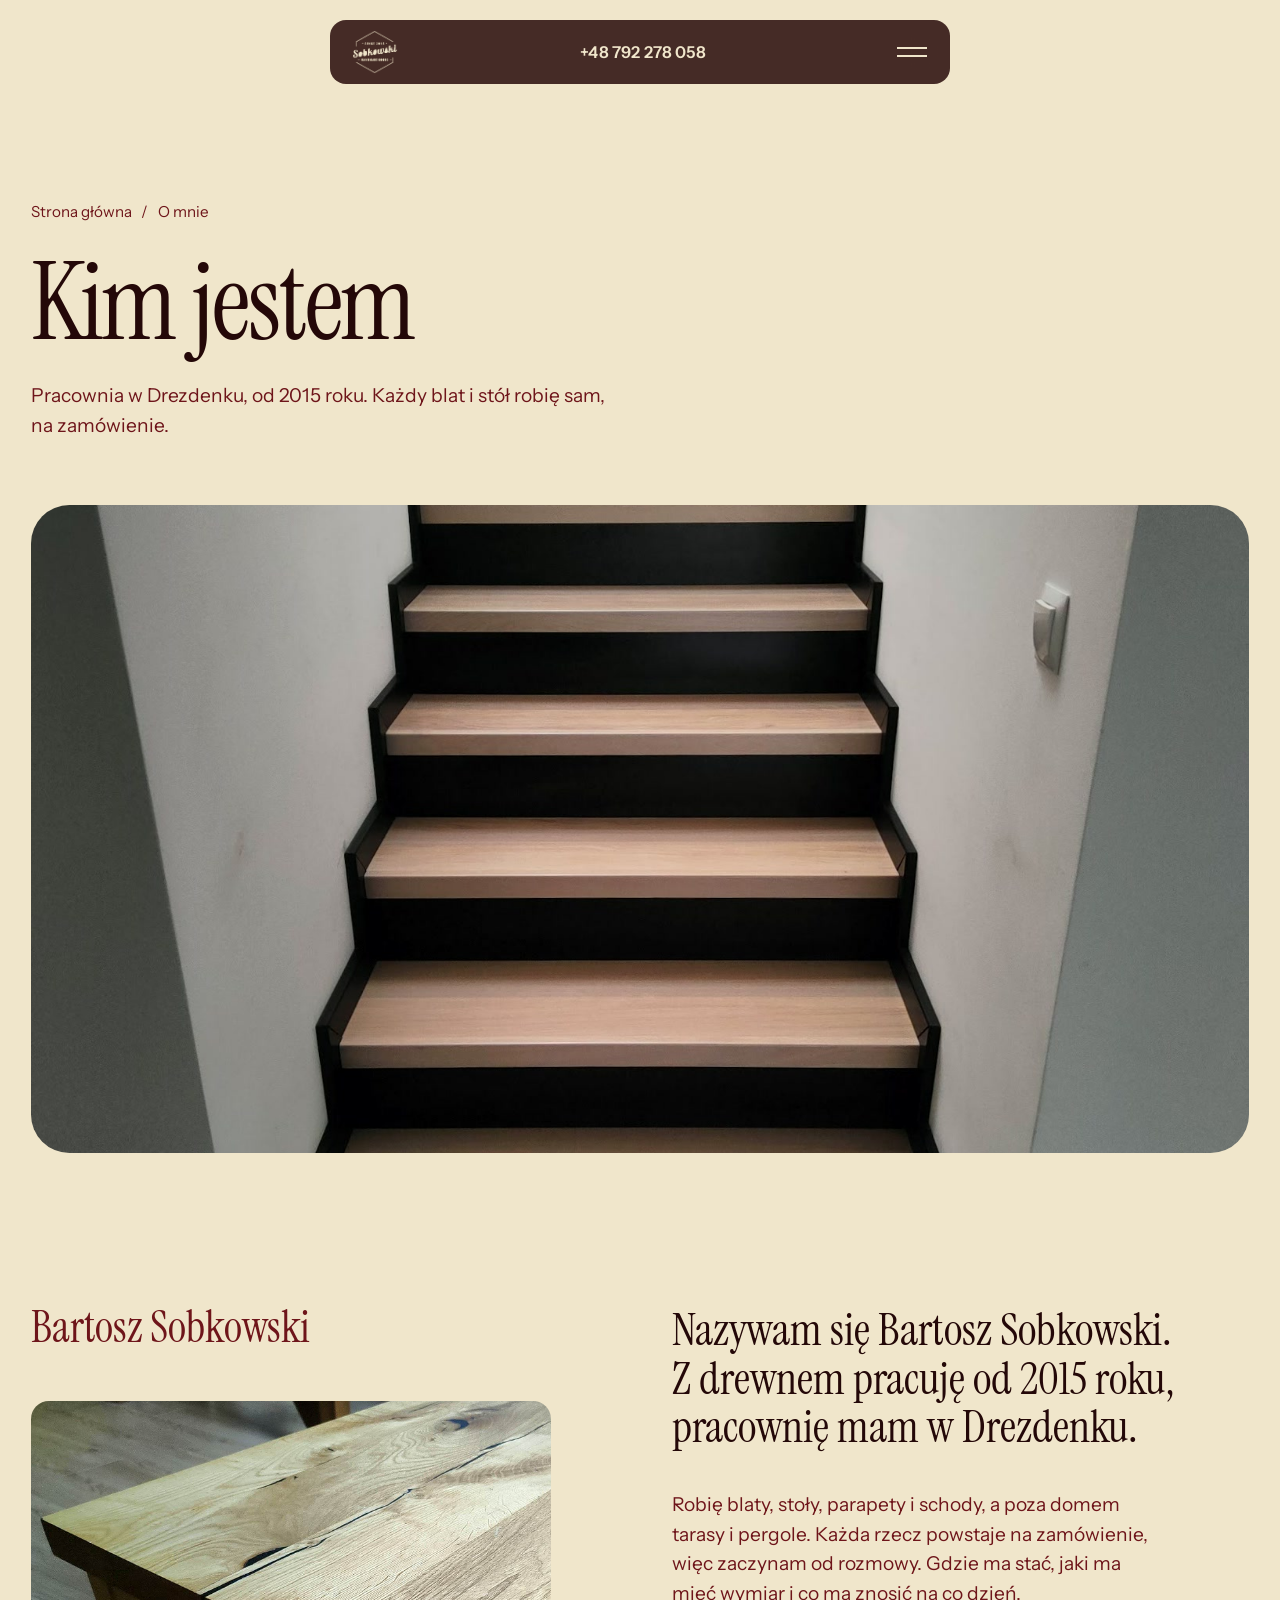
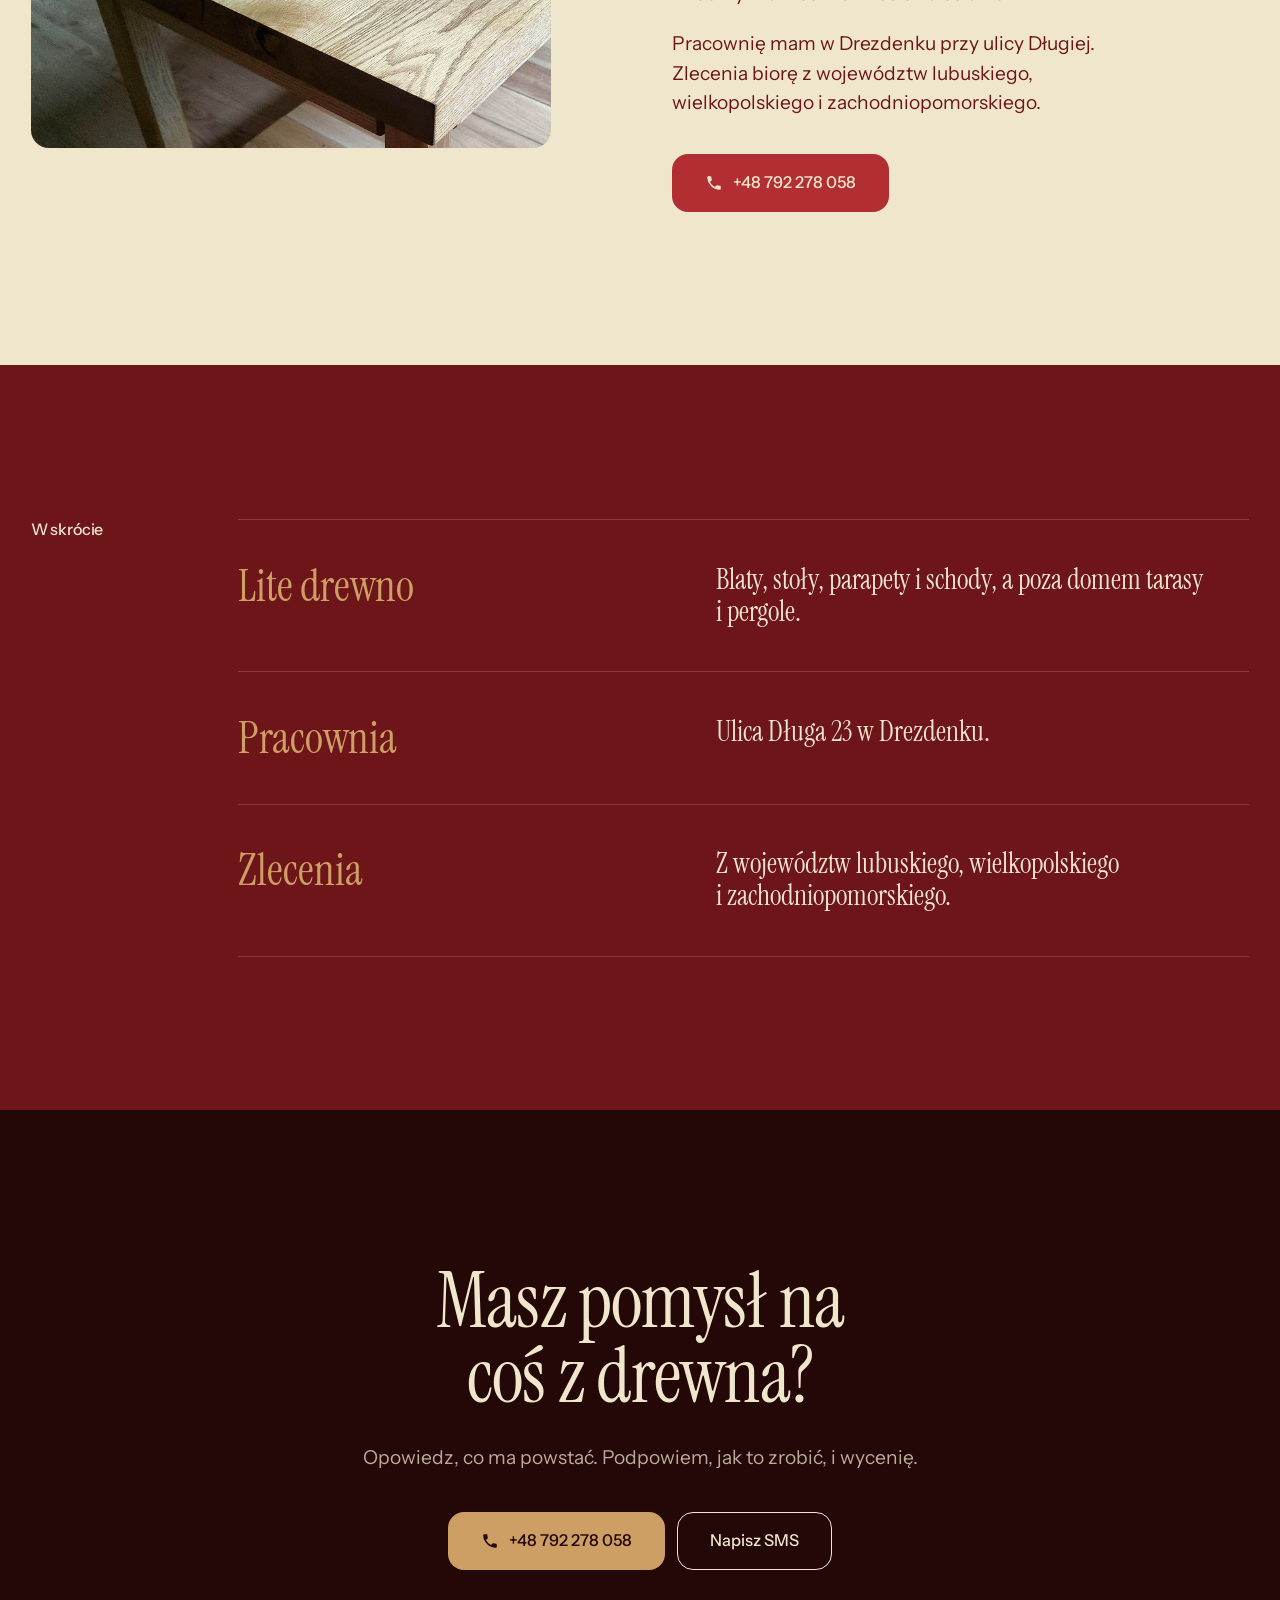
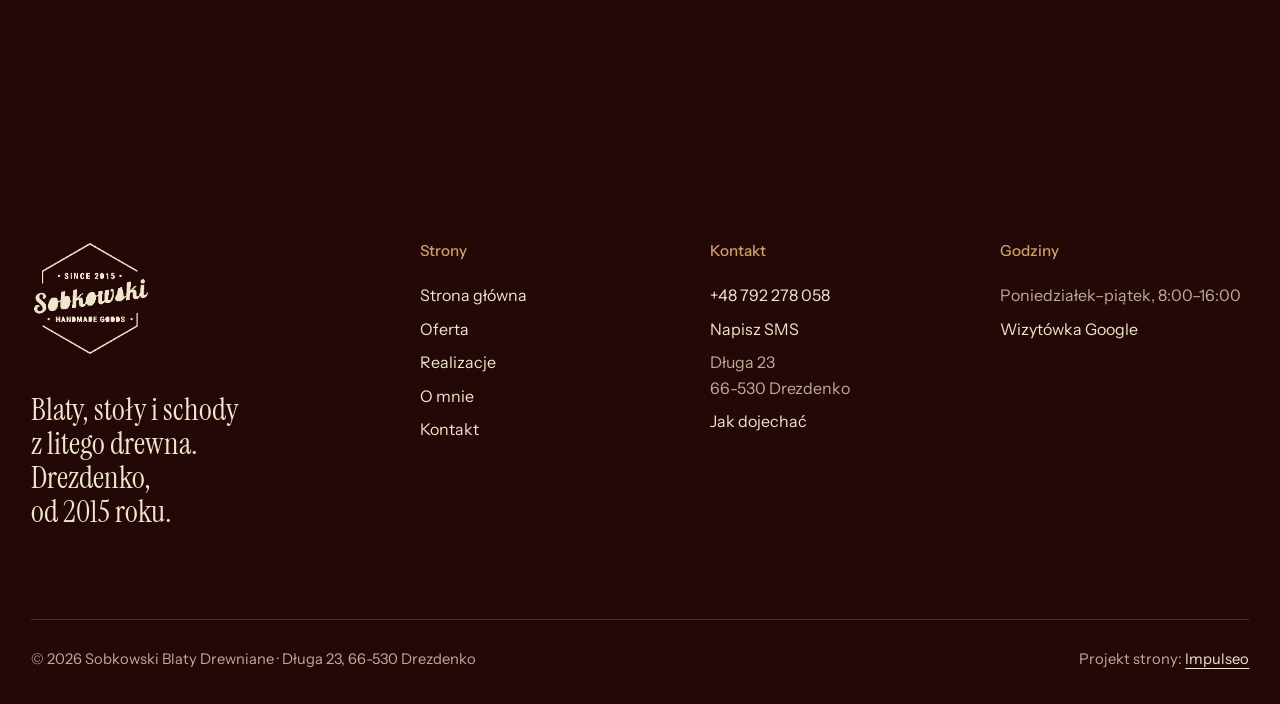
<file: o-nas.html>
<!DOCTYPE html>
<html lang="pl">
<head>
<meta charset="UTF-8">
<meta name="viewport" content="width=device-width, initial-scale=1.0">
<title>O mnie · Bartosz Sobkowski, pracownia w Drezdenku</title>
<meta name="description" content="Bartosz Sobkowski, pracownia w Drezdenku od 2015 roku. Blaty, stoły, parapety i schody z litego drewna, na zamówienie.">
<link rel="canonical" href="https://impulseo-pl.github.io/blaty-drewniane/o-nas.html">
<meta name="robots" content="noindex, nofollow">
<meta name="theme-color" content="#240808">
<meta property="og:type" content="website">
<meta property="og:locale" content="pl_PL">
<meta property="og:site_name" content="Sobkowski Blaty Drewniane">
<meta property="og:title" content="O mnie · Bartosz Sobkowski, pracownia w Drezdenku">
<meta property="og:description" content="Bartosz Sobkowski, pracownia w Drezdenku od 2015 roku. Blaty, stoły, parapety i schody z litego drewna, na zamówienie.">
<meta property="og:url" content="https://impulseo-pl.github.io/blaty-drewniane/o-nas.html">
<meta property="og:image" content="https://impulseo-pl.github.io/blaty-drewniane/img/og.jpg">
<meta property="og:image:width" content="1200">
<meta property="og:image:height" content="630">
<meta name="twitter:card" content="summary_large_image">
<link rel="icon" href="img/logo.png">
<script>document.documentElement.classList.add('js')</script>
<link rel="preconnect" href="https://fonts.googleapis.com">
<link rel="preconnect" href="https://fonts.gstatic.com" crossorigin>
<link href="https://fonts.googleapis.com/css2?family=Instrument+Sans:wght@400..600&family=Instrument+Serif&display=swap" rel="stylesheet">
<link rel="stylesheet" href="assets/styles.css?v=20261118b">
<script src="assets/lenis.min.js?v=1.1.20" defer></script>
<script src="assets/main.js?v=20261118b" defer></script>
</head>
<body>
<a class="skip" href="#tresc">Przejdź do treści</a>
<header class="pill">
  <a class="pill-logo" href="index.html" aria-label="Sobkowski Blaty Drewniane - strona główna"><img class="mark" src="img/logo-jasne.png" width="391" height="381" alt=""></a>
  <a class="pill-phone" href="tel:+48792278058">+48 792 278 058</a>
  <button class="burger" type="button" aria-expanded="false" aria-controls="menu" aria-label="Otwórz menu"><i></i><i></i></button>
</header>
<div class="menu" id="menu" aria-hidden="true">
  <div class="menu-grid">
    <nav class="menu-links" aria-label="Menu główne">
      <a href="index.html">Strona główna</a>
      <a href="oferta.html">Oferta</a>
      <a href="realizacje.html">Realizacje</a>
      <a href="o-nas.html" aria-current="page">O mnie</a>
      <a href="kontakt.html">Kontakt</a>
    </nav>
    <div class="menu-side">
      <div><b>Telefon</b><a href="tel:+48792278058">+48 792 278 058</a></div>
      <div><b>Pracownia</b>Długa 23, 66-530 Drezdenko</div>
      <div><b>Godziny</b>Poniedziałek–piątek, 8:00–16:00</div>
    </div>
  </div>
</div>
<main id="tresc">
<section class="phead bone">
  <div class="wrap">
    <nav class="crumbs" aria-label="Okruszki"><a href="index.html">Strona główna</a><span aria-hidden="true">/</span><span aria-current="page">O mnie</span></nav>
    <h1>Kim jestem</h1>
    <p class="lead">Pracownia w&nbsp;Drezdenku, od 2015 roku. Każdy blat i&nbsp;stół robię sam, na zamówienie.</p>
  </div>
</section>
<figure class="phead-img up" style="margin-block:0"><img src="img/g2.jpg" width="1556" height="2086" alt="Drewniane stopnie na czarnej stalowej konstrukcji"></figure>
<section class="sec bone">
  <div class="wrap about">
    <div class="about-left up"><p class="label-serif">Bartosz Sobkowski</p><figure class="about-fig"><img src="img/g6.jpg" width="1530" height="1147" alt="Narożnik blatu stolika z&nbsp;pęknięciem zalanym żywicą" loading="lazy"></figure></div>
    <div class="about-right up">
      <p class="statement">Nazywam się Bartosz Sobkowski. Z&nbsp;drewnem pracuję od&nbsp;2015&nbsp;roku, pracownię mam w&nbsp;Drezdenku.</p>
      <p class="lead">Robię blaty, stoły, parapety i&nbsp;schody, a&nbsp;poza domem tarasy i&nbsp;pergole. Każda rzecz powstaje na zamówienie, więc zaczynam od rozmowy. Gdzie ma stać, jaki ma mieć wymiar i&nbsp;co ma znosić na co dzień.</p>
      <p class="lead" style="margin-top:20px">Pracownię mam w&nbsp;Drezdenku przy ulicy Długiej. Zlecenia biorę z&nbsp;województw lubuskiego, wielkopolskiego i&nbsp;zachodniopomorskiego.</p>
      <div class="btn-row"><a class="btn btn-main" href="tel:+48792278058"><svg class="ico" viewBox="0 0 24 24" fill="none" aria-hidden="true"><path d="M6.6 10.8a15.5 15.5 0 0 0 6.6 6.6l2.2-2.2a1 1 0 0 1 1-.24 11.4 11.4 0 0 0 3.6.58 1 1 0 0 1 1 1V20a1 1 0 0 1-1 1A17 17 0 0 1 3 4a1 1 0 0 1 1-1h3.5a1 1 0 0 1 1 1c0 1.25.2 2.45.57 3.57a1 1 0 0 1-.25 1L6.6 10.8Z" fill="currentColor"/></svg>+48 792 278 058</a></div>
    </div>
  </div>
</section>
<section class="sec bordeaux dark">
  <div class="wrap rows">
    <h2 class="label">W&nbsp;skrócie</h2>
    <dl class="rows-list" style="margin:0"><div><dt>Lite drewno</dt><dd>Blaty, stoły, parapety i&nbsp;schody, a&nbsp;poza domem tarasy i&nbsp;pergole.</dd></div><div><dt>Pracownia</dt><dd>Ulica Długa 23 w&nbsp;Drezdenku.</dd></div><div><dt>Zlecenia</dt><dd>Z&nbsp;województw lubuskiego, wielkopolskiego i&nbsp;zachodniopomorskiego.</dd></div></dl>
  </div>
</section>
<section class="sec cacao dark band">
  <div class="wrap up">
    <h2>Masz pomysł na coś z&nbsp;drewna?</h2>
    <p class="lead">Opowiedz, co ma powstać. Podpowiem, jak to zrobić, i&nbsp;wycenię.</p>
    <div class="btn-row">
      <a class="btn btn-brass" href="tel:+48792278058"><svg class="ico" viewBox="0 0 24 24" fill="none" aria-hidden="true"><path d="M6.6 10.8a15.5 15.5 0 0 0 6.6 6.6l2.2-2.2a1 1 0 0 1 1-.24 11.4 11.4 0 0 0 3.6.58 1 1 0 0 1 1 1V20a1 1 0 0 1-1 1A17 17 0 0 1 3 4a1 1 0 0 1 1-1h3.5a1 1 0 0 1 1 1c0 1.25.2 2.45.57 3.57a1 1 0 0 1-.25 1L6.6 10.8Z" fill="currentColor"/></svg>+48 792 278 058</a>
      <a class="btn btn-line" href="sms:+48792278058?body=Dzie%C5%84%20dobry%2C%20chc%C4%99%20wyceni%C4%87%3A%20%28blat%2Fst%C3%B3%C5%82%2Fschody%29.%20Wymiar%3A%20...%20Miejscowo%C5%9B%C4%87%3A%20...">Napisz SMS</a>
    </div>
  </div>
</section>
</main>
<footer class="foot dark">
  <div class="wrap">
    <div class="foot-top">
      <div>
        <a class="foot-logo" href="index.html" aria-label="Sobkowski Blaty Drewniane - strona główna"><img class="mark" src="img/logo-jasne.png" width="391" height="381" alt=""></a>
        <p class="foot-claim">Blaty, stoły i&nbsp;schody z&nbsp;litego drewna. Drezdenko, od&nbsp;2015 roku.</p>
      </div>
      <div><h4>Strony</h4><ul><li><a href="index.html">Strona główna</a></li><li><a href="oferta.html">Oferta</a></li><li><a href="realizacje.html">Realizacje</a></li><li><a href="o-nas.html">O mnie</a></li><li><a href="kontakt.html">Kontakt</a></li></ul></div>
      <div><h4>Kontakt</h4><ul>
        <li><a href="tel:+48792278058">+48 792 278 058</a></li>
        <li><a href="sms:+48792278058?body=Dzie%C5%84%20dobry%2C%20chc%C4%99%20wyceni%C4%87%3A%20%28blat%2Fst%C3%B3%C5%82%2Fschody%29.%20Wymiar%3A%20...%20Miejscowo%C5%9B%C4%87%3A%20...">Napisz SMS</a></li>
        <li>Długa 23<br>66-530 Drezdenko</li>
        <li><a href="https://maps.google.com/?cid=7619297079260685016" target="_blank" rel="noopener">Jak dojechać</a></li>
      </ul></div>
      <div><h4>Godziny</h4><ul>
        <li>Poniedziałek–piątek, 8:00–16:00</li>
        <li><a href="https://maps.google.com/?cid=7619297079260685016" target="_blank" rel="noopener">Wizytówka Google</a></li>
      </ul></div>
    </div>
    <div class="foot-bottom">
      <span>© 2026 Sobkowski Blaty Drewniane · Długa 23, 66-530 Drezdenko</span>
      <span>Projekt strony: <a href="https://impulseo.pl" target="_blank" rel="noopener">Impulseo</a></span>
    </div>
  </div>
</footer>
<div class="callbar">
  <a class="btn btn-main" href="tel:+48792278058"><svg class="ico" viewBox="0 0 24 24" fill="none" aria-hidden="true"><path d="M6.6 10.8a15.5 15.5 0 0 0 6.6 6.6l2.2-2.2a1 1 0 0 1 1-.24 11.4 11.4 0 0 0 3.6.58 1 1 0 0 1 1 1V20a1 1 0 0 1-1 1A17 17 0 0 1 3 4a1 1 0 0 1 1-1h3.5a1 1 0 0 1 1 1c0 1.25.2 2.45.57 3.57a1 1 0 0 1-.25 1L6.6 10.8Z" fill="currentColor"/></svg>Zadzwoń</a>
  <a class="btn btn-line" href="sms:+48792278058?body=Dzie%C5%84%20dobry%2C%20chc%C4%99%20wyceni%C4%87%3A%20%28blat%2Fst%C3%B3%C5%82%2Fschody%29.%20Wymiar%3A%20...%20Miejscowo%C5%9B%C4%87%3A%20...">Napisz SMS</a>
</div>
</body>
</html>
</file>
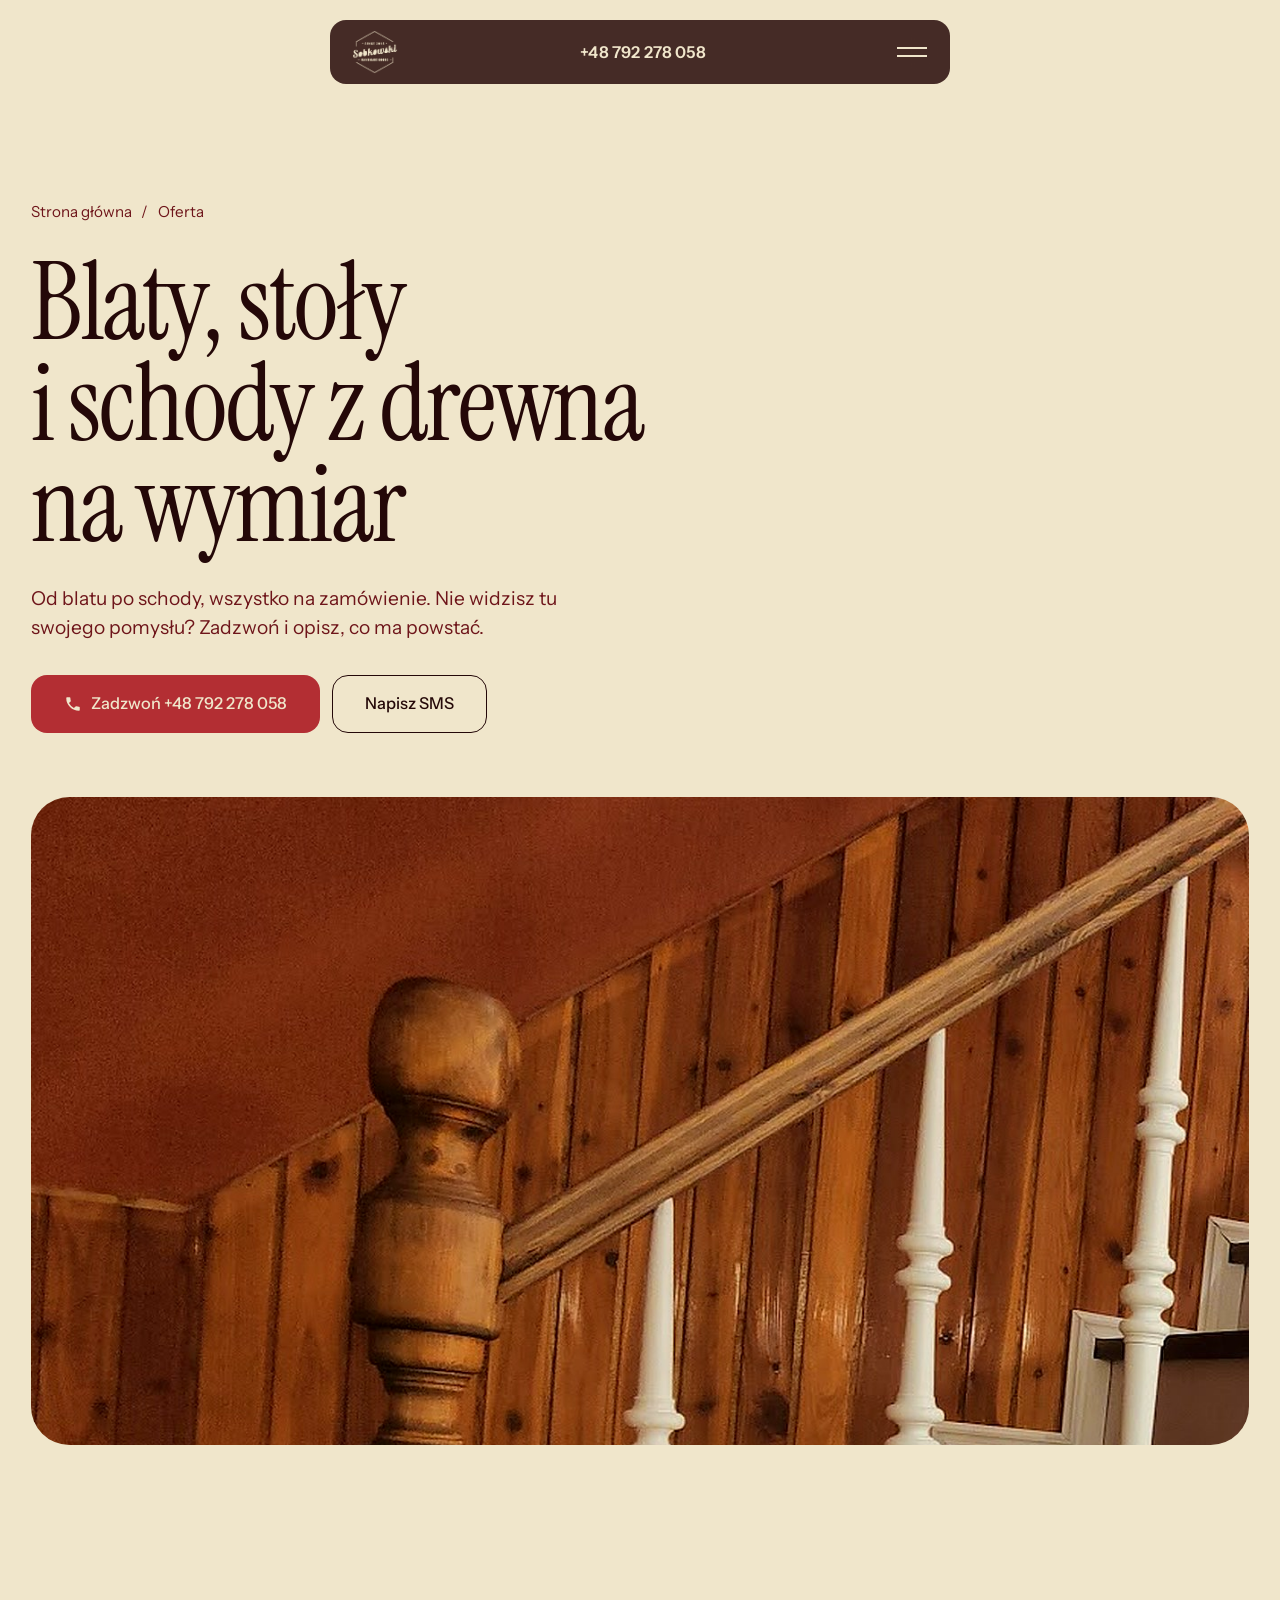
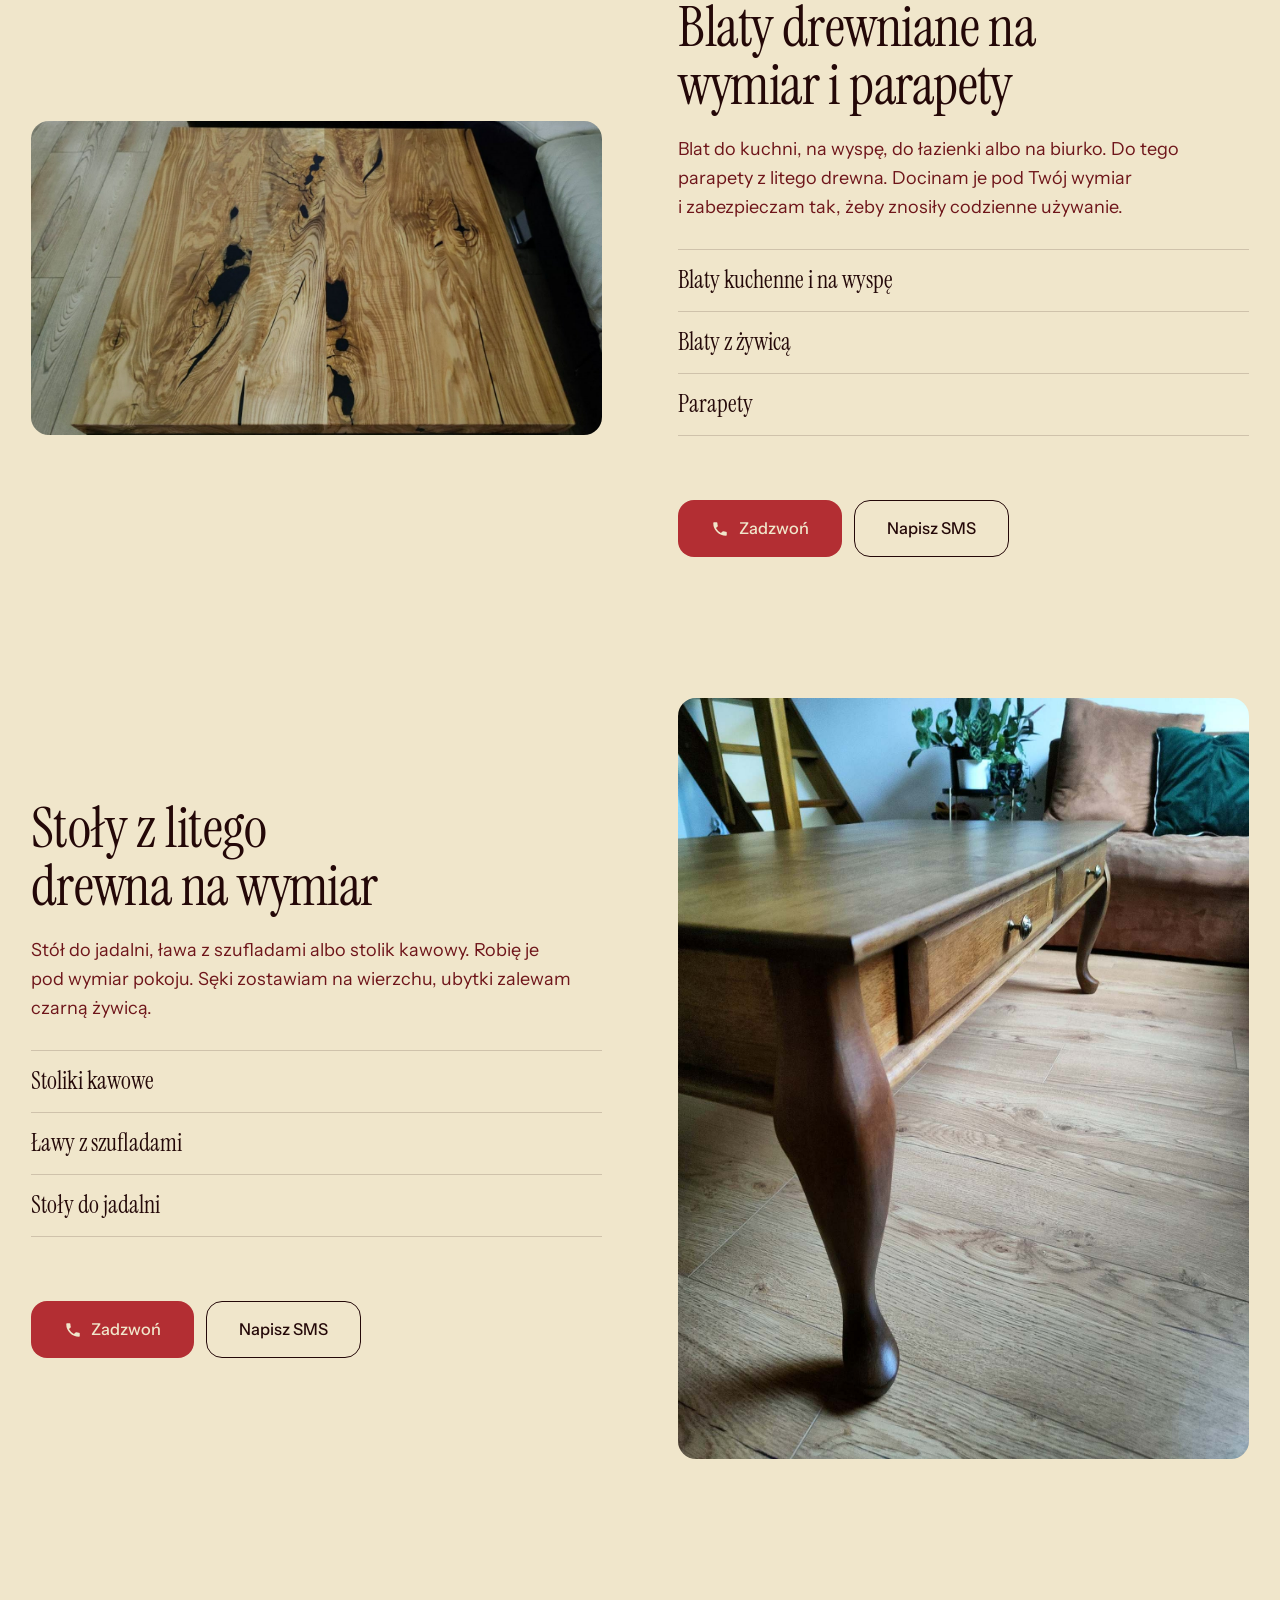
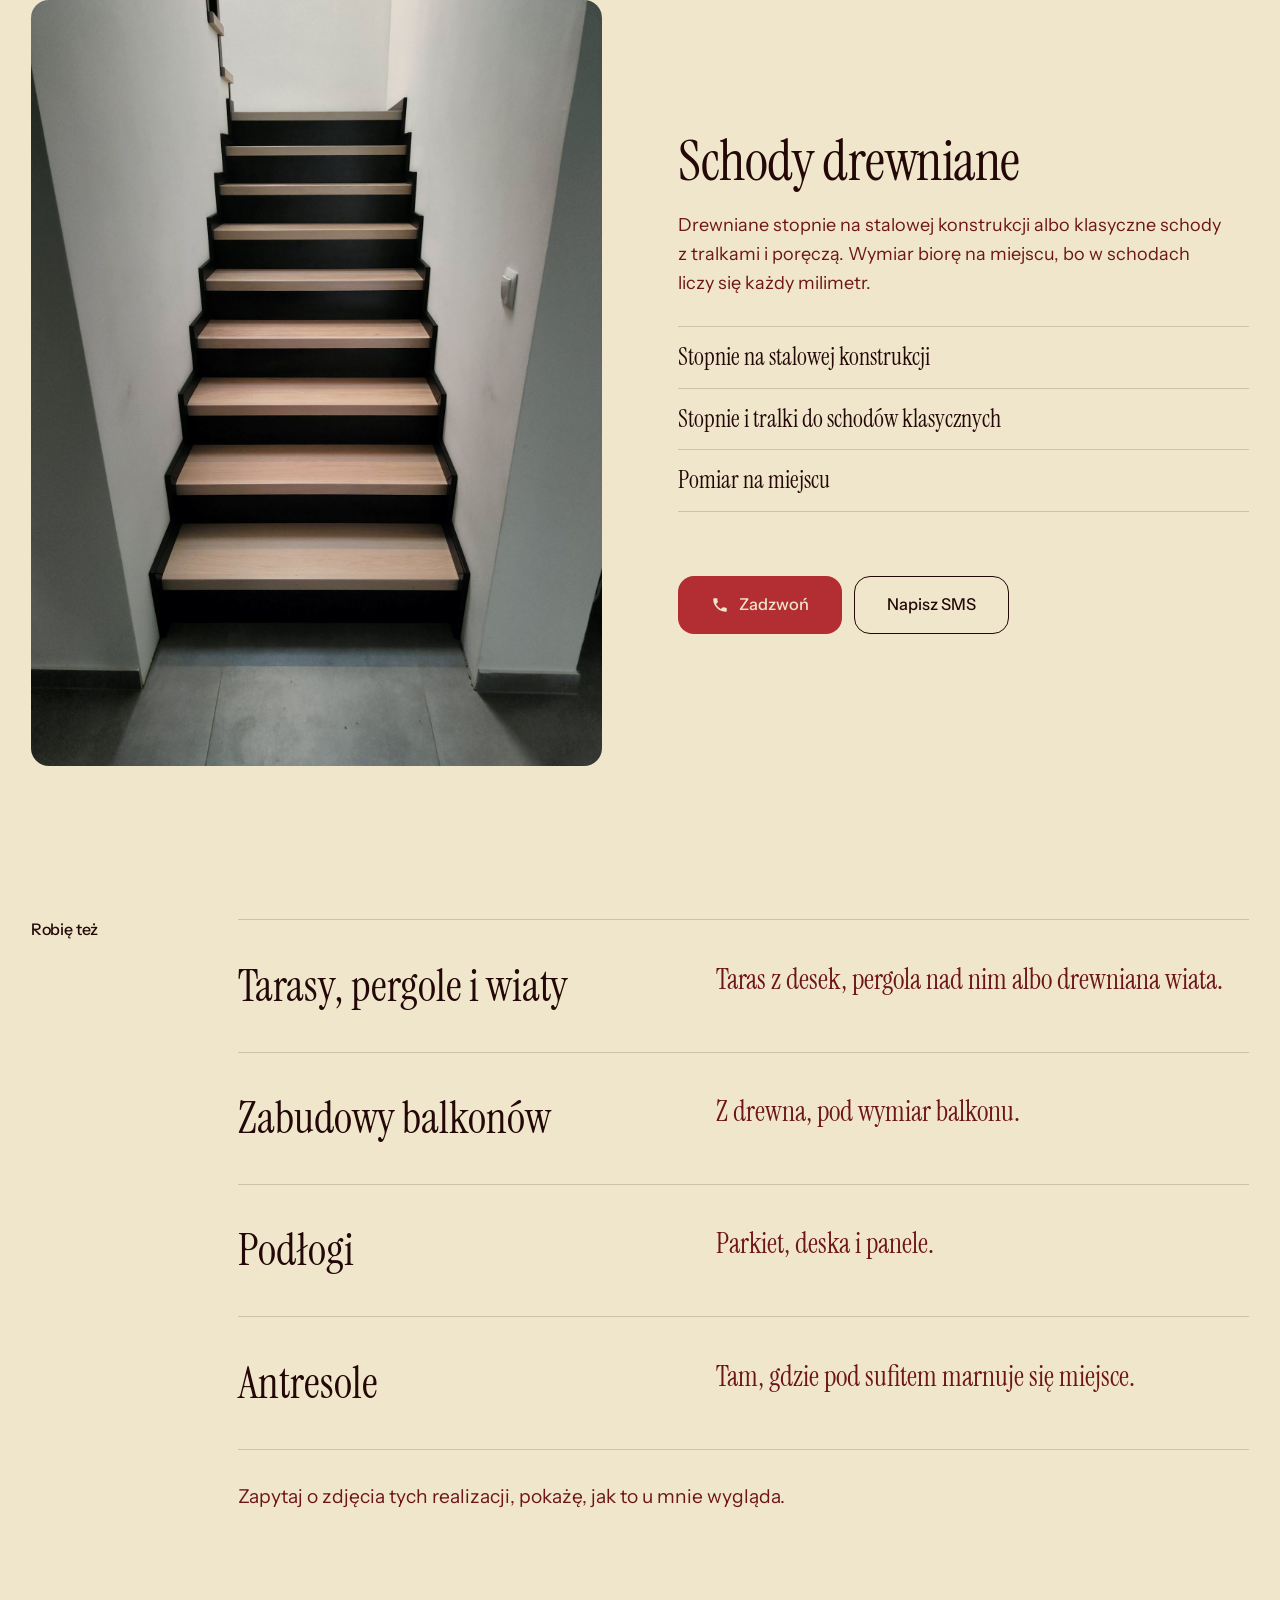
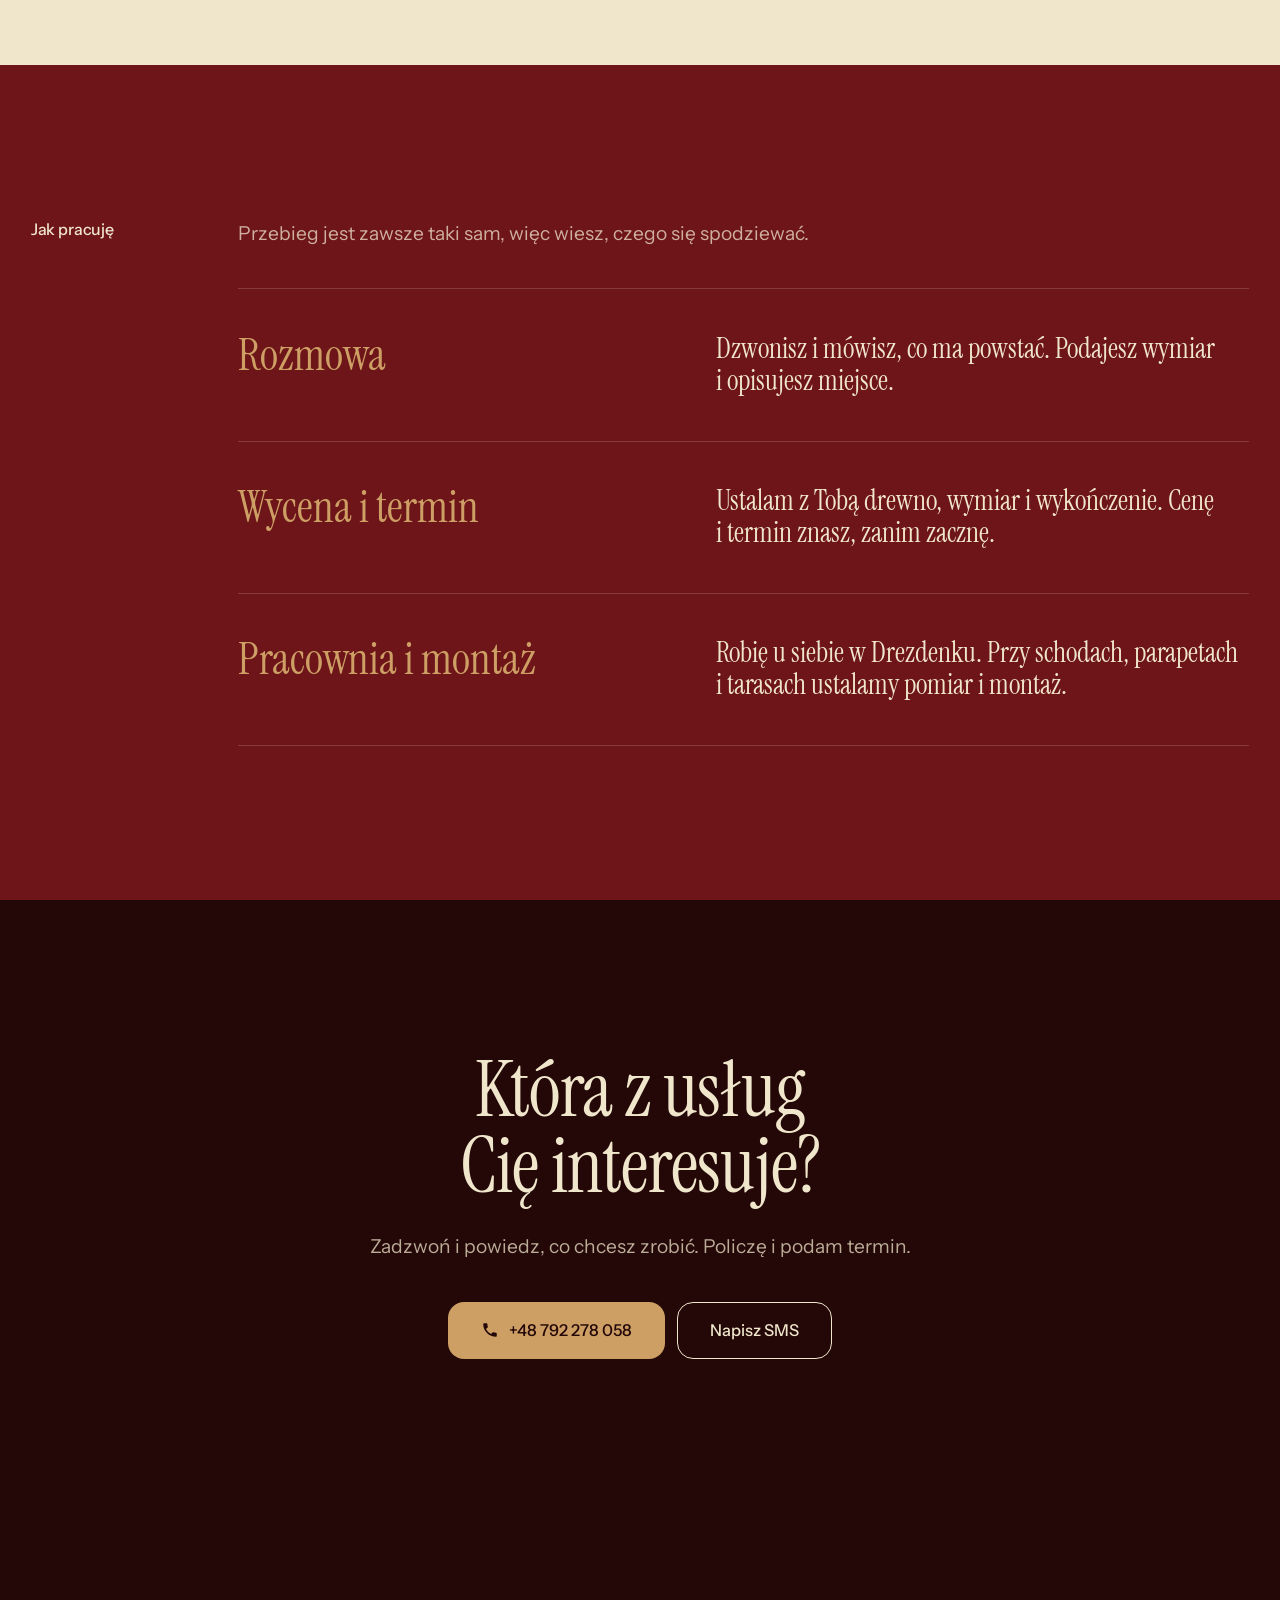
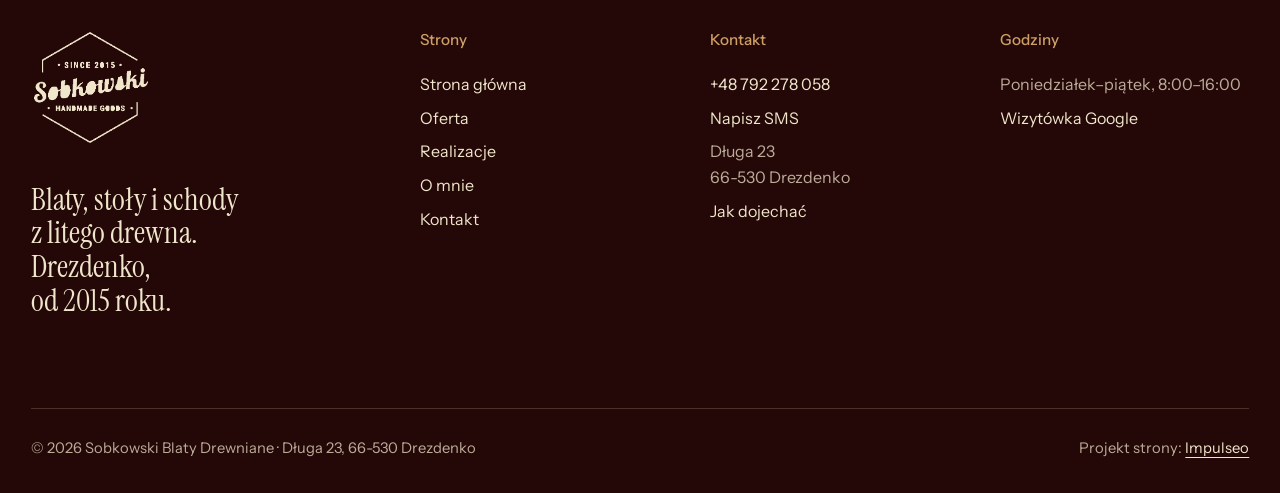
<file: oferta.html>
<!DOCTYPE html>
<html lang="pl">
<head>
<meta charset="UTF-8">
<meta name="viewport" content="width=device-width, initial-scale=1.0">
<title>Blaty drewniane na wymiar, stoły i schody · Oferta | Sobkowski, Drezdenko</title>
<meta name="description" content="Blaty i parapety z litego drewna, stoły i stoliki na wymiar, schody drewniane, tarasy i pergole. Pracownia w Drezdenku. Tel. 792 278 058.">
<link rel="canonical" href="https://impulseo-pl.github.io/blaty-drewniane/oferta.html">
<meta name="robots" content="noindex, nofollow">
<meta name="theme-color" content="#240808">
<meta property="og:type" content="website">
<meta property="og:locale" content="pl_PL">
<meta property="og:site_name" content="Sobkowski Blaty Drewniane">
<meta property="og:title" content="Blaty drewniane na wymiar, stoły i schody · Oferta | Sobkowski, Drezdenko">
<meta property="og:description" content="Blaty i parapety z litego drewna, stoły i stoliki na wymiar, schody drewniane, tarasy i pergole. Pracownia w Drezdenku. Tel. 792 278 058.">
<meta property="og:url" content="https://impulseo-pl.github.io/blaty-drewniane/oferta.html">
<meta property="og:image" content="https://impulseo-pl.github.io/blaty-drewniane/img/og.jpg">
<meta property="og:image:width" content="1200">
<meta property="og:image:height" content="630">
<meta name="twitter:card" content="summary_large_image">
<link rel="icon" href="img/logo.png">
<script>document.documentElement.classList.add('js')</script>
<link rel="preconnect" href="https://fonts.googleapis.com">
<link rel="preconnect" href="https://fonts.gstatic.com" crossorigin>
<link href="https://fonts.googleapis.com/css2?family=Instrument+Sans:wght@400..600&family=Instrument+Serif&display=swap" rel="stylesheet">
<link rel="stylesheet" href="assets/styles.css?v=20261118b">
<script src="assets/lenis.min.js?v=1.1.20" defer></script>
<script src="assets/main.js?v=20261118b" defer></script>
</head>
<body>
<a class="skip" href="#tresc">Przejdź do treści</a>
<header class="pill">
  <a class="pill-logo" href="index.html" aria-label="Sobkowski Blaty Drewniane - strona główna"><img class="mark" src="img/logo-jasne.png" width="391" height="381" alt=""></a>
  <a class="pill-phone" href="tel:+48792278058">+48 792 278 058</a>
  <button class="burger" type="button" aria-expanded="false" aria-controls="menu" aria-label="Otwórz menu"><i></i><i></i></button>
</header>
<div class="menu" id="menu" aria-hidden="true">
  <div class="menu-grid">
    <nav class="menu-links" aria-label="Menu główne">
      <a href="index.html">Strona główna</a>
      <a href="oferta.html" aria-current="page">Oferta</a>
      <a href="realizacje.html">Realizacje</a>
      <a href="o-nas.html">O mnie</a>
      <a href="kontakt.html">Kontakt</a>
    </nav>
    <div class="menu-side">
      <div><b>Telefon</b><a href="tel:+48792278058">+48 792 278 058</a></div>
      <div><b>Pracownia</b>Długa 23, 66-530 Drezdenko</div>
      <div><b>Godziny</b>Poniedziałek–piątek, 8:00–16:00</div>
    </div>
  </div>
</div>
<main id="tresc">
<section class="phead bone">
  <div class="wrap">
    <nav class="crumbs" aria-label="Okruszki"><a href="index.html">Strona główna</a><span aria-hidden="true">/</span><span aria-current="page">Oferta</span></nav>
    <h1>Blaty, stoły i&nbsp;schody z&nbsp;drewna na wymiar</h1>
    <p class="lead">Od blatu po schody, wszystko na zamówienie. Nie widzisz tu swojego pomysłu? Zadzwoń i&nbsp;opisz, co ma powstać.</p>
    <div class="btn-row" style="margin-top:32px"><a class="btn btn-main" href="tel:+48792278058"><svg class="ico" viewBox="0 0 24 24" fill="none" aria-hidden="true"><path d="M6.6 10.8a15.5 15.5 0 0 0 6.6 6.6l2.2-2.2a1 1 0 0 1 1-.24 11.4 11.4 0 0 0 3.6.58 1 1 0 0 1 1 1V20a1 1 0 0 1-1 1A17 17 0 0 1 3 4a1 1 0 0 1 1-1h3.5a1 1 0 0 1 1 1c0 1.25.2 2.45.57 3.57a1 1 0 0 1-.25 1L6.6 10.8Z" fill="currentColor"/></svg>Zadzwoń +48 792 278 058</a><a class="btn btn-line" href="sms:+48792278058?body=Dzie%C5%84%20dobry%2C%20chc%C4%99%20wyceni%C4%87%3A%20%28blat%2Fst%C3%B3%C5%82%2Fschody%29.%20Wymiar%3A%20...%20Miejscowo%C5%9B%C4%87%3A%20...">Napisz SMS</a></div>
  </div>
</section>
<figure class="phead-img up" style="margin-block:0"><img src="img/g7.jpg" width="1360" height="1020" alt="Słupek i&nbsp;tralki drewnianych schodów"></figure>
<section class="sec bone">
  <div class="wrap offer">
    <article class="off up" id="blaty">
      <figure class="off-fig"><img src="img/hero.jpg" width="1560" height="858" alt="Blat z&nbsp;litego drewna z&nbsp;sękami zalanymi czarną żywicą" loading="lazy"></figure>
      <div>
        <h2>Blaty drewniane na wymiar i&nbsp;parapety</h2>
        <p>Blat do kuchni, na wyspę, do łazienki albo na biurko. Do tego parapety z&nbsp;litego drewna. Docinam je pod Twój wymiar i&nbsp;zabezpieczam tak, żeby znosiły codzienne używanie.</p>
        <ul><li>Blaty kuchenne i&nbsp;na wyspę</li><li>Blaty z&nbsp;żywicą</li><li>Parapety</li></ul>
        <div class="btn-row" style="margin-top:32px"><a class="btn btn-main" href="tel:+48792278058"><svg class="ico" viewBox="0 0 24 24" fill="none" aria-hidden="true"><path d="M6.6 10.8a15.5 15.5 0 0 0 6.6 6.6l2.2-2.2a1 1 0 0 1 1-.24 11.4 11.4 0 0 0 3.6.58 1 1 0 0 1 1 1V20a1 1 0 0 1-1 1A17 17 0 0 1 3 4a1 1 0 0 1 1-1h3.5a1 1 0 0 1 1 1c0 1.25.2 2.45.57 3.57a1 1 0 0 1-.25 1L6.6 10.8Z" fill="currentColor"/></svg>Zadzwoń</a><a class="btn btn-line" href="sms:+48792278058?body=Dzie%C5%84%20dobry%2C%20chc%C4%99%20wyceni%C4%87%3A%20%28blat%2Fst%C3%B3%C5%82%2Fschody%29.%20Wymiar%3A%20...%20Miejscowo%C5%9B%C4%87%3A%20...">Napisz SMS</a></div>
      </div>
    </article>
    <article class="off up" id="stoly">
      <figure class="off-fig"><img src="img/g3.jpg" width="1350" height="1800" alt="Ława z&nbsp;szufladami na wyprofilowanych nogach" loading="lazy"></figure>
      <div>
        <h2>Stoły z&nbsp;litego drewna na wymiar</h2>
        <p>Stół do jadalni, ława z&nbsp;szufladami albo stolik kawowy. Robię je pod wymiar pokoju. Sęki zostawiam na wierzchu, ubytki zalewam czarną żywicą.</p>
        <ul><li>Stoliki kawowe</li><li>Ławy z&nbsp;szufladami</li><li>Stoły do jadalni</li></ul>
        <div class="btn-row" style="margin-top:32px"><a class="btn btn-main" href="tel:+48792278058"><svg class="ico" viewBox="0 0 24 24" fill="none" aria-hidden="true"><path d="M6.6 10.8a15.5 15.5 0 0 0 6.6 6.6l2.2-2.2a1 1 0 0 1 1-.24 11.4 11.4 0 0 0 3.6.58 1 1 0 0 1 1 1V20a1 1 0 0 1-1 1A17 17 0 0 1 3 4a1 1 0 0 1 1-1h3.5a1 1 0 0 1 1 1c0 1.25.2 2.45.57 3.57a1 1 0 0 1-.25 1L6.6 10.8Z" fill="currentColor"/></svg>Zadzwoń</a><a class="btn btn-line" href="sms:+48792278058?body=Dzie%C5%84%20dobry%2C%20chc%C4%99%20wyceni%C4%87%3A%20%28blat%2Fst%C3%B3%C5%82%2Fschody%29.%20Wymiar%3A%20...%20Miejscowo%C5%9B%C4%87%3A%20...">Napisz SMS</a></div>
      </div>
    </article>
    <article class="off up" id="schody">
      <figure class="off-fig"><img src="img/g2.jpg" width="1556" height="2086" alt="Jasne drewniane stopnie na czarnej konstrukcji" loading="lazy"></figure>
      <div>
        <h2>Schody drewniane</h2>
        <p>Drewniane stopnie na stalowej konstrukcji albo klasyczne schody z&nbsp;tralkami i&nbsp;poręczą. Wymiar biorę na miejscu, bo w&nbsp;schodach liczy się każdy milimetr.</p>
        <ul><li>Stopnie na stalowej konstrukcji</li><li>Stopnie i&nbsp;tralki do schodów klasycznych</li><li>Pomiar na miejscu</li></ul>
        <div class="btn-row" style="margin-top:32px"><a class="btn btn-main" href="tel:+48792278058"><svg class="ico" viewBox="0 0 24 24" fill="none" aria-hidden="true"><path d="M6.6 10.8a15.5 15.5 0 0 0 6.6 6.6l2.2-2.2a1 1 0 0 1 1-.24 11.4 11.4 0 0 0 3.6.58 1 1 0 0 1 1 1V20a1 1 0 0 1-1 1A17 17 0 0 1 3 4a1 1 0 0 1 1-1h3.5a1 1 0 0 1 1 1c0 1.25.2 2.45.57 3.57a1 1 0 0 1-.25 1L6.6 10.8Z" fill="currentColor"/></svg>Zadzwoń</a><a class="btn btn-line" href="sms:+48792278058?body=Dzie%C5%84%20dobry%2C%20chc%C4%99%20wyceni%C4%87%3A%20%28blat%2Fst%C3%B3%C5%82%2Fschody%29.%20Wymiar%3A%20...%20Miejscowo%C5%9B%C4%87%3A%20...">Napisz SMS</a></div>
      </div>
    </article>
  </div>
</section>
<section class="sec bone" id="robie-tez" style="padding-top:0">
  <div class="wrap rows">
    <h2 class="label">Robię też</h2>
    <div>
      <dl class="rows-list" style="margin:0"><div id="tarasy"><dt>Tarasy, pergole i&nbsp;wiaty</dt><dd>Taras z&nbsp;desek, pergola nad nim albo drewniana wiata.</dd></div><div id=""><dt>Zabudowy balkonów</dt><dd>Z&nbsp;drewna, pod wymiar balkonu.</dd></div><div id="podlogi"><dt>Podłogi</dt><dd>Parkiet, deska i&nbsp;panele.</dd></div><div id=""><dt>Antresole</dt><dd>Tam, gdzie pod sufitem marnuje się miejsce.</dd></div></dl>
      <p class="lead" style="margin-top:32px">Zapytaj o&nbsp;zdjęcia tych realizacji, pokażę, jak to u&nbsp;mnie wygląda.</p>
    </div>
  </div>
</section>
<section class="sec bordeaux dark" id="jak-pracuje">
  <div class="wrap rows">
    <h2 class="label">Jak pracuję</h2>
    <div>
      <p class="lead" style="margin-bottom:40px">Przebieg jest zawsze taki sam, więc wiesz, czego się spodziewać.</p>
      <dl class="rows-list" style="margin:0"><div><dt>Rozmowa</dt><dd>Dzwonisz i&nbsp;mówisz, co ma powstać. Podajesz wymiar i&nbsp;opisujesz miejsce.</dd></div><div><dt>Wycena i&nbsp;termin</dt><dd>Ustalam z&nbsp;Tobą drewno, wymiar i&nbsp;wykończenie. Cenę i&nbsp;termin znasz, zanim zacznę.</dd></div><div><dt>Pracownia i&nbsp;montaż</dt><dd>Robię u&nbsp;siebie w&nbsp;Drezdenku. Przy schodach, parapetach i&nbsp;tarasach ustalamy pomiar i&nbsp;montaż.</dd></div></dl>
    </div>
  </div>
</section>
<section class="sec cacao dark band">
  <div class="wrap up">
    <h2>Która z&nbsp;usług Cię interesuje?</h2>
    <p class="lead">Zadzwoń i&nbsp;powiedz, co chcesz zrobić. Policzę i&nbsp;podam termin.</p>
    <div class="btn-row">
      <a class="btn btn-brass" href="tel:+48792278058"><svg class="ico" viewBox="0 0 24 24" fill="none" aria-hidden="true"><path d="M6.6 10.8a15.5 15.5 0 0 0 6.6 6.6l2.2-2.2a1 1 0 0 1 1-.24 11.4 11.4 0 0 0 3.6.58 1 1 0 0 1 1 1V20a1 1 0 0 1-1 1A17 17 0 0 1 3 4a1 1 0 0 1 1-1h3.5a1 1 0 0 1 1 1c0 1.25.2 2.45.57 3.57a1 1 0 0 1-.25 1L6.6 10.8Z" fill="currentColor"/></svg>+48 792 278 058</a>
      <a class="btn btn-line" href="sms:+48792278058?body=Dzie%C5%84%20dobry%2C%20chc%C4%99%20wyceni%C4%87%3A%20%28blat%2Fst%C3%B3%C5%82%2Fschody%29.%20Wymiar%3A%20...%20Miejscowo%C5%9B%C4%87%3A%20...">Napisz SMS</a>
    </div>
  </div>
</section>
</main>
<footer class="foot dark">
  <div class="wrap">
    <div class="foot-top">
      <div>
        <a class="foot-logo" href="index.html" aria-label="Sobkowski Blaty Drewniane - strona główna"><img class="mark" src="img/logo-jasne.png" width="391" height="381" alt=""></a>
        <p class="foot-claim">Blaty, stoły i&nbsp;schody z&nbsp;litego drewna. Drezdenko, od&nbsp;2015 roku.</p>
      </div>
      <div><h4>Strony</h4><ul><li><a href="index.html">Strona główna</a></li><li><a href="oferta.html">Oferta</a></li><li><a href="realizacje.html">Realizacje</a></li><li><a href="o-nas.html">O mnie</a></li><li><a href="kontakt.html">Kontakt</a></li></ul></div>
      <div><h4>Kontakt</h4><ul>
        <li><a href="tel:+48792278058">+48 792 278 058</a></li>
        <li><a href="sms:+48792278058?body=Dzie%C5%84%20dobry%2C%20chc%C4%99%20wyceni%C4%87%3A%20%28blat%2Fst%C3%B3%C5%82%2Fschody%29.%20Wymiar%3A%20...%20Miejscowo%C5%9B%C4%87%3A%20...">Napisz SMS</a></li>
        <li>Długa 23<br>66-530 Drezdenko</li>
        <li><a href="https://maps.google.com/?cid=7619297079260685016" target="_blank" rel="noopener">Jak dojechać</a></li>
      </ul></div>
      <div><h4>Godziny</h4><ul>
        <li>Poniedziałek–piątek, 8:00–16:00</li>
        <li><a href="https://maps.google.com/?cid=7619297079260685016" target="_blank" rel="noopener">Wizytówka Google</a></li>
      </ul></div>
    </div>
    <div class="foot-bottom">
      <span>© 2026 Sobkowski Blaty Drewniane · Długa 23, 66-530 Drezdenko</span>
      <span>Projekt strony: <a href="https://impulseo.pl" target="_blank" rel="noopener">Impulseo</a></span>
    </div>
  </div>
</footer>
<div class="callbar">
  <a class="btn btn-main" href="tel:+48792278058"><svg class="ico" viewBox="0 0 24 24" fill="none" aria-hidden="true"><path d="M6.6 10.8a15.5 15.5 0 0 0 6.6 6.6l2.2-2.2a1 1 0 0 1 1-.24 11.4 11.4 0 0 0 3.6.58 1 1 0 0 1 1 1V20a1 1 0 0 1-1 1A17 17 0 0 1 3 4a1 1 0 0 1 1-1h3.5a1 1 0 0 1 1 1c0 1.25.2 2.45.57 3.57a1 1 0 0 1-.25 1L6.6 10.8Z" fill="currentColor"/></svg>Zadzwoń</a>
  <a class="btn btn-line" href="sms:+48792278058?body=Dzie%C5%84%20dobry%2C%20chc%C4%99%20wyceni%C4%87%3A%20%28blat%2Fst%C3%B3%C5%82%2Fschody%29.%20Wymiar%3A%20...%20Miejscowo%C5%9B%C4%87%3A%20...">Napisz SMS</a>
</div>
</body>
</html>
</file>
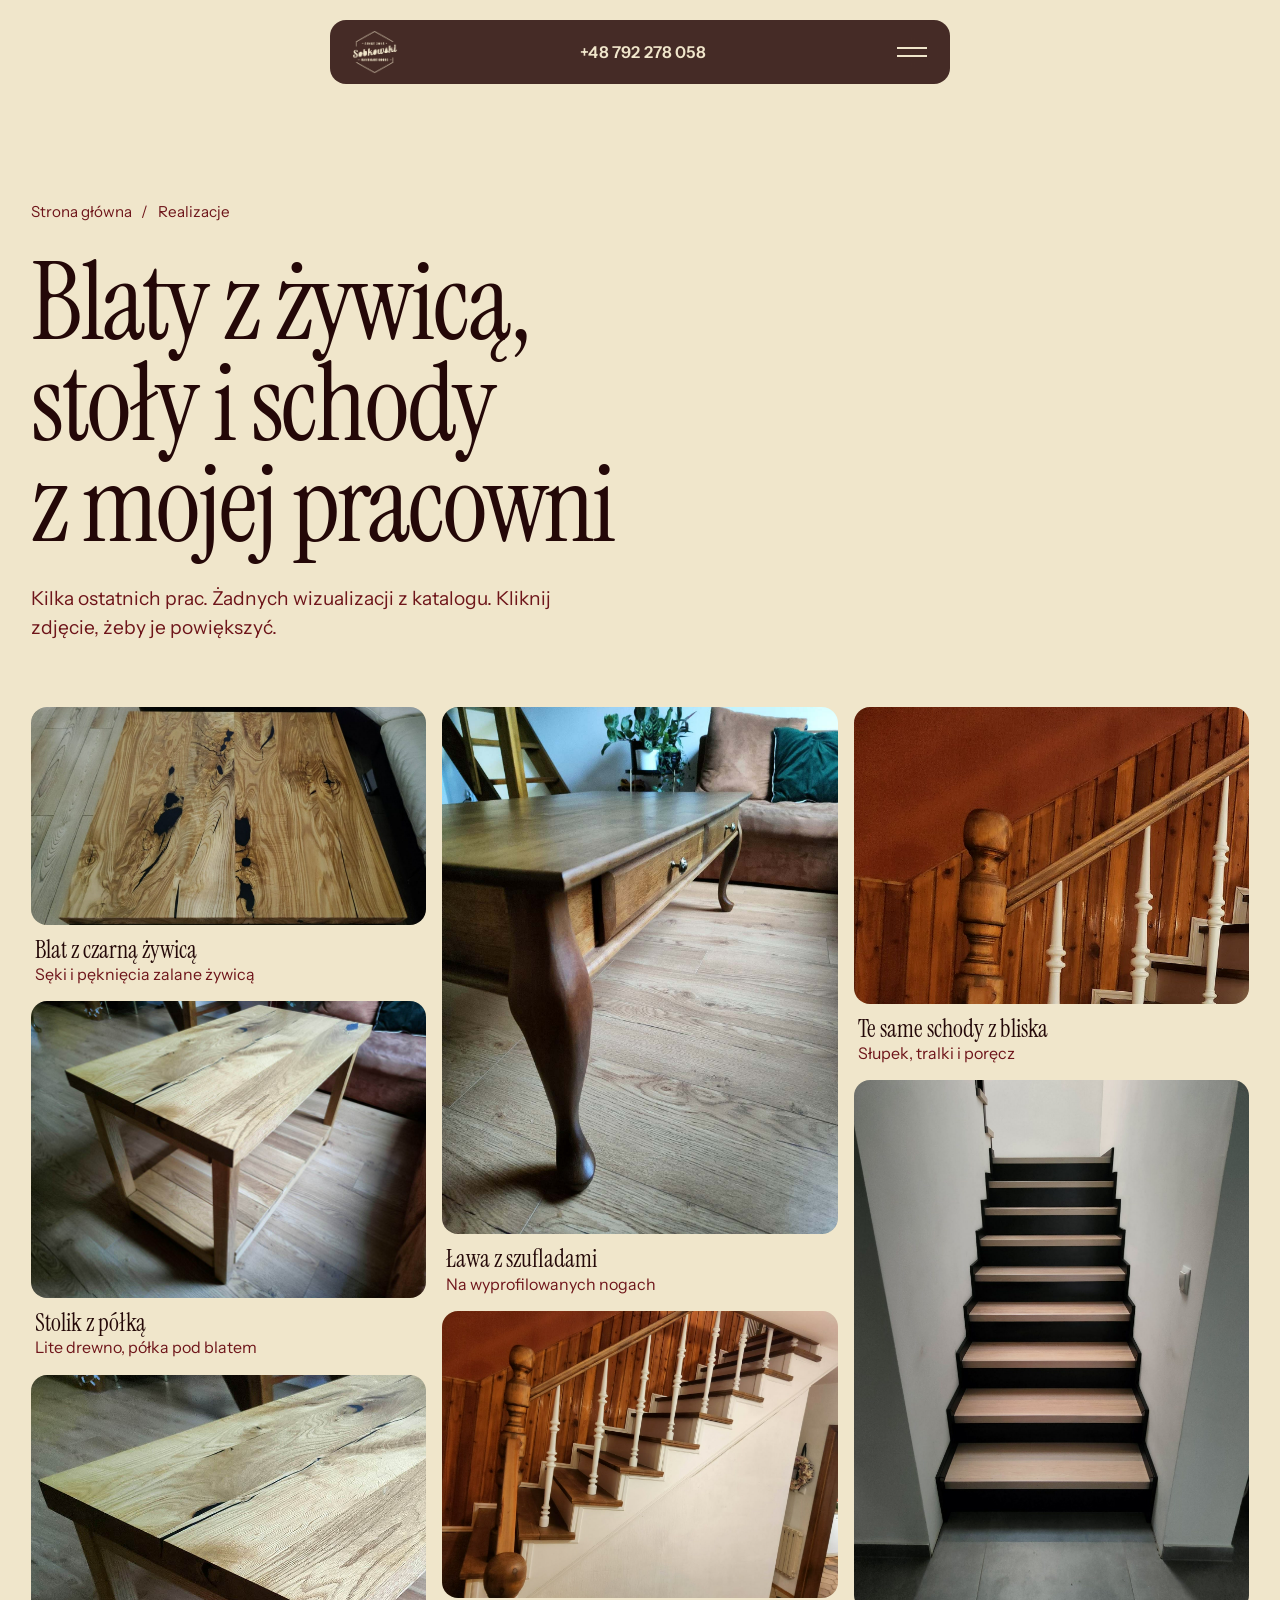
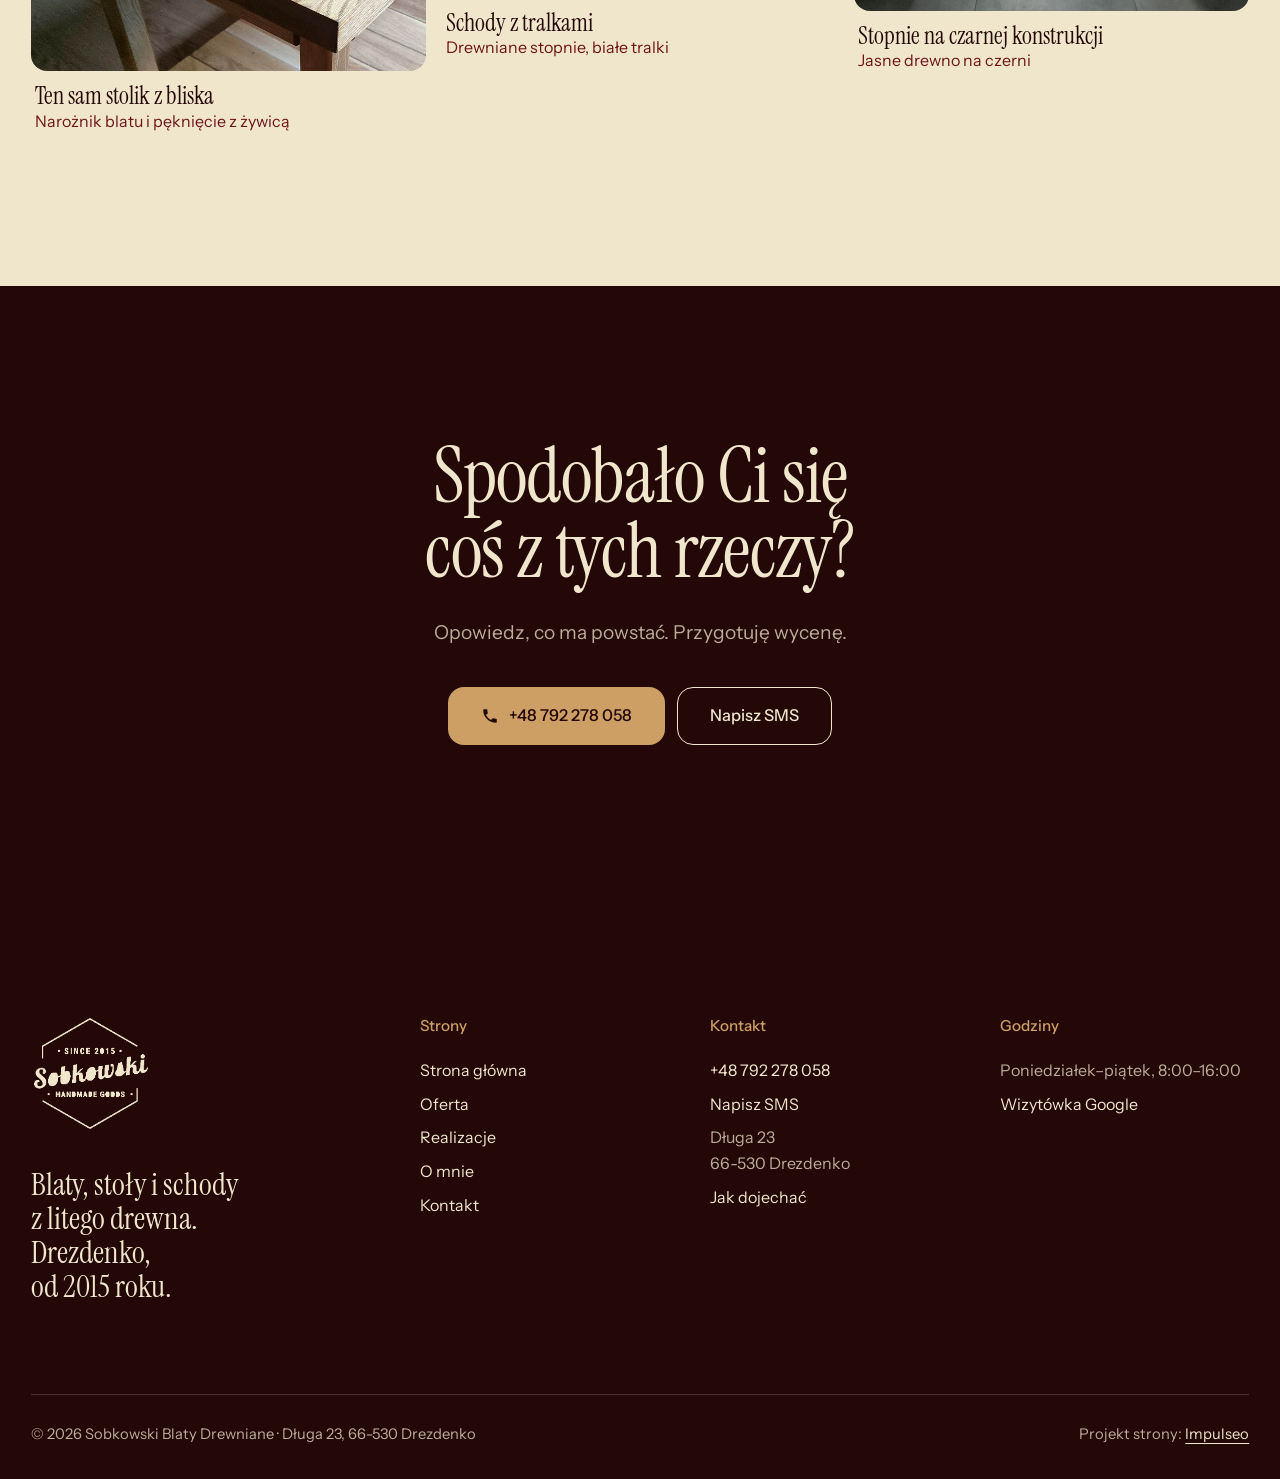
<file: realizacje.html>
<!DOCTYPE html>
<html lang="pl">
<head>
<meta charset="UTF-8">
<meta name="viewport" content="width=device-width, initial-scale=1.0">
<title>Realizacje · blaty, stoły i schody z drewna · Sobkowski, Drezdenko</title>
<meta name="description" content="Realizacje pracowni Sobkowski: blat z czarną żywicą, stolik z półką, ława z szufladami, schody z tralkami, stopnie na czarnej konstrukcji.">
<link rel="canonical" href="https://impulseo-pl.github.io/blaty-drewniane/realizacje.html">
<meta name="robots" content="noindex, nofollow">
<meta name="theme-color" content="#240808">
<meta property="og:type" content="website">
<meta property="og:locale" content="pl_PL">
<meta property="og:site_name" content="Sobkowski Blaty Drewniane">
<meta property="og:title" content="Realizacje · blaty, stoły i schody z drewna · Sobkowski, Drezdenko">
<meta property="og:description" content="Realizacje pracowni Sobkowski: blat z czarną żywicą, stolik z półką, ława z szufladami, schody z tralkami, stopnie na czarnej konstrukcji.">
<meta property="og:url" content="https://impulseo-pl.github.io/blaty-drewniane/realizacje.html">
<meta property="og:image" content="https://impulseo-pl.github.io/blaty-drewniane/img/og.jpg">
<meta property="og:image:width" content="1200">
<meta property="og:image:height" content="630">
<meta name="twitter:card" content="summary_large_image">
<link rel="icon" href="img/logo.png">
<script>document.documentElement.classList.add('js')</script>
<link rel="preconnect" href="https://fonts.googleapis.com">
<link rel="preconnect" href="https://fonts.gstatic.com" crossorigin>
<link href="https://fonts.googleapis.com/css2?family=Instrument+Sans:wght@400..600&family=Instrument+Serif&display=swap" rel="stylesheet">
<link rel="stylesheet" href="assets/styles.css?v=20261118b">
<script src="assets/lenis.min.js?v=1.1.20" defer></script>
<script src="assets/main.js?v=20261118b" defer></script>
</head>
<body>
<a class="skip" href="#tresc">Przejdź do treści</a>
<header class="pill">
  <a class="pill-logo" href="index.html" aria-label="Sobkowski Blaty Drewniane - strona główna"><img class="mark" src="img/logo-jasne.png" width="391" height="381" alt=""></a>
  <a class="pill-phone" href="tel:+48792278058">+48 792 278 058</a>
  <button class="burger" type="button" aria-expanded="false" aria-controls="menu" aria-label="Otwórz menu"><i></i><i></i></button>
</header>
<div class="menu" id="menu" aria-hidden="true">
  <div class="menu-grid">
    <nav class="menu-links" aria-label="Menu główne">
      <a href="index.html">Strona główna</a>
      <a href="oferta.html">Oferta</a>
      <a href="realizacje.html" aria-current="page">Realizacje</a>
      <a href="o-nas.html">O mnie</a>
      <a href="kontakt.html">Kontakt</a>
    </nav>
    <div class="menu-side">
      <div><b>Telefon</b><a href="tel:+48792278058">+48 792 278 058</a></div>
      <div><b>Pracownia</b>Długa 23, 66-530 Drezdenko</div>
      <div><b>Godziny</b>Poniedziałek–piątek, 8:00–16:00</div>
    </div>
  </div>
</div>
<main id="tresc">
<section class="phead bone">
  <div class="wrap">
    <nav class="crumbs" aria-label="Okruszki"><a href="index.html">Strona główna</a><span aria-hidden="true">/</span><span aria-current="page">Realizacje</span></nav>
    <h1>Blaty z&nbsp;żywicą, stoły i&nbsp;schody z&nbsp;mojej pracowni</h1>
    <p class="lead">Kilka ostatnich prac. Żadnych wizualizacji z&nbsp;katalogu. Kliknij zdjęcie, żeby je powiększyć.</p>
  </div>
</section>
<section class="sec bone" style="padding-top:0">
  <div class="wrap">
    <div class="gal">
    <figure><button type="button" aria-label="Powiększ: Blat z&nbsp;litego drewna z&nbsp;sękami zalanymi czarną żywicą"><img src="img/hero.jpg" width="1560" height="858" alt="Blat z&nbsp;litego drewna z&nbsp;sękami zalanymi czarną żywicą" loading="lazy"></button><figcaption><b>Blat z&nbsp;czarną żywicą</b>Sęki i&nbsp;pęknięcia zalane żywicą</figcaption></figure>
    <figure><button type="button" aria-label="Powiększ: Stolik z&nbsp;półką pod blatem"><img src="img/about.jpg" width="1600" height="1200" alt="Stolik z&nbsp;półką pod blatem" loading="lazy"></button><figcaption><b>Stolik z&nbsp;półką</b>Lite drewno, półka pod blatem</figcaption></figure>
    <figure><button type="button" aria-label="Powiększ: Narożnik blatu tego samego stolika"><img src="img/g6.jpg" width="1530" height="1147" alt="Narożnik blatu tego samego stolika" loading="lazy"></button><figcaption><b>Ten sam stolik z&nbsp;bliska</b>Narożnik blatu i&nbsp;pęknięcie z&nbsp;żywicą</figcaption></figure>
    <figure><button type="button" aria-label="Powiększ: Ława z&nbsp;szufladami na wyprofilowanych nogach"><img src="img/g3.jpg" width="1350" height="1800" alt="Ława z&nbsp;szufladami na wyprofilowanych nogach" loading="lazy"></button><figcaption><b>Ława z&nbsp;szufladami</b>Na wyprofilowanych nogach</figcaption></figure>
    <figure><button type="button" aria-label="Powiększ: Schody z&nbsp;drewnianymi stopniami i&nbsp;białymi tralkami"><img src="img/g1.jpg" width="1514" height="1098" alt="Schody z&nbsp;drewnianymi stopniami i&nbsp;białymi tralkami" loading="lazy"></button><figcaption><b>Schody z&nbsp;tralkami</b>Drewniane stopnie, białe tralki</figcaption></figure>
    <figure><button type="button" aria-label="Powiększ: Słupek i&nbsp;tralki tych samych schodów"><img src="img/g7.jpg" width="1360" height="1020" alt="Słupek i&nbsp;tralki tych samych schodów" loading="lazy"></button><figcaption><b>Te same schody z&nbsp;bliska</b>Słupek, tralki i&nbsp;poręcz</figcaption></figure>
    <figure><button type="button" aria-label="Powiększ: Jasne drewniane stopnie na czarnej konstrukcji"><img src="img/g2.jpg" width="1556" height="2086" alt="Jasne drewniane stopnie na czarnej konstrukcji" loading="lazy"></button><figcaption><b>Stopnie na czarnej konstrukcji</b>Jasne drewno na czerni</figcaption></figure>
    </div>
  </div>
</section>
<div class="lb" aria-hidden="true" role="dialog" aria-label="Powiększone zdjęcie"><div><img alt=""><p></p></div><button type="button" aria-label="Zamknij">×</button></div>
<section class="sec cacao dark band">
  <div class="wrap up">
    <h2>Spodobało Ci się coś z&nbsp;tych rzeczy?</h2>
    <p class="lead">Opowiedz, co ma powstać. Przygotuję wycenę.</p>
    <div class="btn-row">
      <a class="btn btn-brass" href="tel:+48792278058"><svg class="ico" viewBox="0 0 24 24" fill="none" aria-hidden="true"><path d="M6.6 10.8a15.5 15.5 0 0 0 6.6 6.6l2.2-2.2a1 1 0 0 1 1-.24 11.4 11.4 0 0 0 3.6.58 1 1 0 0 1 1 1V20a1 1 0 0 1-1 1A17 17 0 0 1 3 4a1 1 0 0 1 1-1h3.5a1 1 0 0 1 1 1c0 1.25.2 2.45.57 3.57a1 1 0 0 1-.25 1L6.6 10.8Z" fill="currentColor"/></svg>+48 792 278 058</a>
      <a class="btn btn-line" href="sms:+48792278058?body=Dzie%C5%84%20dobry%2C%20chc%C4%99%20wyceni%C4%87%3A%20%28blat%2Fst%C3%B3%C5%82%2Fschody%29.%20Wymiar%3A%20...%20Miejscowo%C5%9B%C4%87%3A%20...">Napisz SMS</a>
    </div>
  </div>
</section>
</main>
<footer class="foot dark">
  <div class="wrap">
    <div class="foot-top">
      <div>
        <a class="foot-logo" href="index.html" aria-label="Sobkowski Blaty Drewniane - strona główna"><img class="mark" src="img/logo-jasne.png" width="391" height="381" alt=""></a>
        <p class="foot-claim">Blaty, stoły i&nbsp;schody z&nbsp;litego drewna. Drezdenko, od&nbsp;2015 roku.</p>
      </div>
      <div><h4>Strony</h4><ul><li><a href="index.html">Strona główna</a></li><li><a href="oferta.html">Oferta</a></li><li><a href="realizacje.html">Realizacje</a></li><li><a href="o-nas.html">O mnie</a></li><li><a href="kontakt.html">Kontakt</a></li></ul></div>
      <div><h4>Kontakt</h4><ul>
        <li><a href="tel:+48792278058">+48 792 278 058</a></li>
        <li><a href="sms:+48792278058?body=Dzie%C5%84%20dobry%2C%20chc%C4%99%20wyceni%C4%87%3A%20%28blat%2Fst%C3%B3%C5%82%2Fschody%29.%20Wymiar%3A%20...%20Miejscowo%C5%9B%C4%87%3A%20...">Napisz SMS</a></li>
        <li>Długa 23<br>66-530 Drezdenko</li>
        <li><a href="https://maps.google.com/?cid=7619297079260685016" target="_blank" rel="noopener">Jak dojechać</a></li>
      </ul></div>
      <div><h4>Godziny</h4><ul>
        <li>Poniedziałek–piątek, 8:00–16:00</li>
        <li><a href="https://maps.google.com/?cid=7619297079260685016" target="_blank" rel="noopener">Wizytówka Google</a></li>
      </ul></div>
    </div>
    <div class="foot-bottom">
      <span>© 2026 Sobkowski Blaty Drewniane · Długa 23, 66-530 Drezdenko</span>
      <span>Projekt strony: <a href="https://impulseo.pl" target="_blank" rel="noopener">Impulseo</a></span>
    </div>
  </div>
</footer>
<div class="callbar">
  <a class="btn btn-main" href="tel:+48792278058"><svg class="ico" viewBox="0 0 24 24" fill="none" aria-hidden="true"><path d="M6.6 10.8a15.5 15.5 0 0 0 6.6 6.6l2.2-2.2a1 1 0 0 1 1-.24 11.4 11.4 0 0 0 3.6.58 1 1 0 0 1 1 1V20a1 1 0 0 1-1 1A17 17 0 0 1 3 4a1 1 0 0 1 1-1h3.5a1 1 0 0 1 1 1c0 1.25.2 2.45.57 3.57a1 1 0 0 1-.25 1L6.6 10.8Z" fill="currentColor"/></svg>Zadzwoń</a>
  <a class="btn btn-line" href="sms:+48792278058?body=Dzie%C5%84%20dobry%2C%20chc%C4%99%20wyceni%C4%87%3A%20%28blat%2Fst%C3%B3%C5%82%2Fschody%29.%20Wymiar%3A%20...%20Miejscowo%C5%9B%C4%87%3A%20...">Napisz SMS</a>
</div>
</body>
</html>
</file>
<file: assets/styles.css>
/* Sobkowski Blaty Drewniane - pracownia stolarska, Drezdenko. Projekt strony: Impulseo, 11.2026.
   Układ wg thefitouter.com, paleta 60-30-10: Bone (tło) / Bordeaux + Cacao (sekcje, stopka) / Carmine + Brass (przyciski).
   Kroje: Instrument Serif + Instrument Sans. */
:root{
  --cacao:#240808;
  --bordeaux:#6E151A;
  --carmine:#B32E33;
  --brass:#CD9F65;
  --bone:#F0E6CB;
  --bone-hi:#FAF4E2;           /* pola formularza na tle Bone */
  --ink:var(--cacao);          /* tekst na Bone: 16:1 */
  --ink-2:var(--bordeaux);     /* tekst drugi na Bone: 9:1 */
  --on-dark:var(--bone);       /* tekst na Bordeaux 9:1, na Cacao 15:1 */
  --on-dark-2:rgba(240,230,203,.74);
  --line:rgba(36,8,8,.16);
  --line-dark:rgba(240,230,203,.18);
  --f-serif:"Instrument Serif",Georgia,"Times New Roman",serif;
  --f-sans:"Instrument Sans",system-ui,-apple-system,"Segoe UI",Roboto,Arial,sans-serif;
  --gut:clamp(16px,2.4vw,32px);
  --wrap:1440px;
  --r:18px;
  --ease:cubic-bezier(.16,.84,.44,1);
}
*,*::before,*::after{box-sizing:border-box}
html{-webkit-text-size-adjust:100%}
body{margin:0;background:var(--bone);color:var(--ink);font-family:var(--f-sans);font-size:1.125rem;line-height:1.6;-webkit-font-smoothing:antialiased;overflow-x:clip}
img{display:block;max-width:100%;height:auto}
a{color:inherit}
p{margin:0}
h1,h2,h3{margin:0;font-family:var(--f-serif);font-weight:400;line-height:1.02;letter-spacing:-.01em;text-wrap:balance}
p,li{text-wrap:pretty}
ul{margin:0;padding:0;list-style:none}
:focus-visible{outline:2px solid var(--carmine);outline-offset:3px}
.dark :focus-visible{outline-color:var(--brass)}
.skip{position:absolute;left:-9999px;top:8px;z-index:300;background:var(--cacao);color:var(--bone);padding:.6rem 1rem;border-radius:10px}
.skip:focus{left:8px}
.wrap{max-width:var(--wrap);margin:0 auto;padding-inline:var(--gut)}
.sr{position:absolute;width:1px;height:1px;overflow:hidden;clip:rect(0 0 0 0);white-space:nowrap}

/* ---------- sekcje i kolory ---------- */
.sec{padding-block:clamp(96px,12vw,180px)}
.bone{background:var(--bone);color:var(--ink)}
.dark{color:var(--on-dark)}
.bordeaux{background:var(--bordeaux)}
.cacao{background:var(--cacao)}
.dark h2,.dark h3{color:var(--bone)}
.label{font-family:var(--f-sans);font-size:1rem;font-weight:500;line-height:1.3;color:var(--ink)}
.dark .label{color:var(--bone)}
.label-serif{font-family:var(--f-serif);font-size:clamp(2.2rem,3.4vw,3.2rem);line-height:1;color:var(--bordeaux)}
.dark .label-serif{color:var(--brass)}
.lead{font-size:clamp(1.08rem,1rem + .25vw,1.25rem);line-height:1.55;color:var(--ink-2);max-width:36rem}
.dark .lead{color:var(--on-dark-2)}

/* ---------- przyciski (10%: Carmine na jasnym, Brass na ciemnym) ---------- */
.btn{display:inline-flex;align-items:center;justify-content:center;gap:.6rem;min-height:3.6rem;padding:1rem 2rem;border-radius:16px;border:1.5px solid transparent;font:500 1.02rem/1.2 var(--f-sans);text-decoration:none;cursor:pointer;
  transition:background-color .5s var(--ease),color .5s var(--ease),border-color .5s var(--ease),transform .5s var(--ease)}
.btn:active{transform:scale(.98)}
.btn-main{background:var(--carmine);color:var(--bone)}
.btn-main:hover{background:var(--bordeaux)}
.btn-brass{background:var(--brass);color:var(--cacao)}
.btn-brass:hover{background:var(--bone)}
.btn-line{border-color:currentColor;color:var(--ink);background:transparent}
.btn-line:hover{background:var(--cacao);border-color:var(--cacao);color:var(--bone)}
.dark .btn-line{color:var(--bone)}
.dark .btn-line:hover{background:var(--bone);border-color:var(--bone);color:var(--cacao)}
.btn-sm{min-height:2.8rem;padding:.7rem 1.3rem;font-size:.95rem;border-radius:12px}
.btn-row{display:flex;flex-wrap:wrap;gap:12px}
.ico{width:18px;height:18px;flex:none}
.link{display:inline-flex;align-items:center;gap:.5rem;font-weight:500;text-decoration:none;border-bottom:1.5px solid currentColor;padding-bottom:3px;color:var(--bordeaux);transition:gap .4s var(--ease)}
.link:hover{gap:.85rem}
.dark .link{color:var(--brass)}

/* ---------- menu-pigułka ---------- */
.pill{position:fixed;top:20px;left:50%;transform:translateX(-50%);z-index:100;width:min(620px,calc(100% - 32px));height:64px;display:flex;align-items:center;gap:16px;padding:0 14px 0 22px;border-radius:16px;
  background:rgba(36,8,8,.84);color:var(--bone);-webkit-backdrop-filter:blur(16px) saturate(1.2);backdrop-filter:blur(16px) saturate(1.2);transition:background-color .5s var(--ease)}
.pill.solid{background:rgba(36,8,8,.94)}
.pill-logo{display:block;width:86px;flex:none;color:var(--bone)}
.pill-logo svg{display:block;width:100%;height:auto}
.pill-logo svg path{fill:currentColor}
.pill-phone{flex:1;text-align:center;font-weight:600;font-size:1.02rem;letter-spacing:.01em;text-decoration:none;white-space:nowrap}
.pill-phone:hover{color:var(--brass)}
.pill-cta{flex:none}
.burger{flex:none;width:48px;height:48px;display:flex;flex-direction:column;gap:6px;align-items:center;justify-content:center;background:transparent;border:0;color:var(--bone);cursor:pointer;border-radius:12px}
.burger:hover{background:rgba(240,230,203,.1)}
.burger i{display:block;width:30px;height:2px;background:currentColor;transition:transform .4s var(--ease)}
.menu-open .burger i:first-child{transform:translateY(4px) rotate(45deg)}
.menu-open .burger i:last-child{transform:translateY(-4px) rotate(-45deg)}

.menu{position:fixed;inset:0;z-index:90;background:var(--cacao);color:var(--bone);display:flex;flex-direction:column;justify-content:flex-end;padding:120px var(--gut) clamp(32px,5vw,56px);
  clip-path:inset(0 0 100% 0);visibility:hidden;transition:clip-path .8s var(--ease),visibility 0s linear .8s}
.menu-open .menu{clip-path:inset(0 0 0 0);visibility:visible;transition:clip-path .8s var(--ease)}
.menu-grid{display:grid;grid-template-columns:1.4fr 1fr;gap:40px;align-items:end;max-width:var(--wrap);width:100%;margin:0 auto}
.menu-links a{display:block;font-family:var(--f-serif);font-size:clamp(3rem,8vw,7rem);line-height:1.02;text-decoration:none;color:var(--bone);transition:color .4s var(--ease),padding .5s var(--ease)}
.menu-links a:hover,.menu-links a[aria-current="page"]{color:var(--brass)}
.menu-links a:hover{padding-left:.15em}
.menu-side{display:grid;gap:22px;font-size:1.05rem;color:var(--on-dark-2)}
.menu-side b{display:block;color:var(--bone);font-weight:500;font-size:.95rem;margin-bottom:4px}
.menu-side a{color:var(--bone)}
.menu-open body{overflow:hidden}

/* ---------- hero ---------- */
.hero{position:relative;height:100svh;min-height:600px;overflow:hidden;background:var(--cacao);color:var(--bone);isolation:isolate}
.hero-img{position:absolute;inset:-4% 0 0;width:100%;height:108%;object-fit:cover;object-position:50% 60%;z-index:-2;will-change:transform}
.hero::after{content:"";position:absolute;inset:0;z-index:-1;background:linear-gradient(180deg,rgba(0,0,0,.42) 0%,rgba(0,0,0,0) 26%,rgba(0,0,0,.06) 50%,rgba(0,0,0,.66) 100%)}
.hero-in{position:absolute;left:0;right:0;bottom:0;padding:0 var(--gut) clamp(28px,4vw,48px);display:grid;grid-template-columns:1fr auto;align-items:end;gap:28px}
.hero h1{font-size:clamp(3.4rem,9.2vw,8.8rem);line-height:.92;color:var(--bone);letter-spacing:-.02em;max-width:17ch;text-shadow:0 2px 30px rgba(0,0,0,.25)}
.hero-side{display:grid;gap:18px;justify-items:end;text-align:right;max-width:22rem;padding-bottom:.6rem}
.hero-side p{font-size:1.05rem;line-height:1.5;color:var(--bone);text-shadow:0 1px 10px rgba(0,0,0,.45)}

/* ---------- O nas (dwie kolumny) ---------- */
.about{display:grid;grid-template-columns:1fr 1fr;gap:clamp(32px,5vw,80px)}
.about-left{display:grid;align-content:start;gap:clamp(28px,4vw,56px)}
.about-fig{margin:0;border-radius:var(--r);overflow:hidden;max-width:520px}
.about-fig img{width:100%;aspect-ratio:3/2;object-fit:cover}
.statement{text-wrap:balance;font-family:var(--f-serif);font-size:clamp(2rem,3.5vw,3.4rem);line-height:1.08;color:var(--ink)}
.about-right .lead{margin-top:clamp(28px,3vw,40px);max-width:30rem}
.about-right .btn-row{margin-top:36px}

/* ---------- tekst odsłaniany słowo po słowie ---------- */
.reveal-sec{position:relative;height:170vh}
.reveal-stick{position:sticky;top:0;height:100svh;display:grid;grid-template-columns:1.6fr 1fr;align-items:center;gap:clamp(32px,5vw,80px);padding:96px var(--gut) 48px;max-width:var(--wrap);margin:0 auto}
.reveal-main{display:grid;gap:28px}
.reveal-aside{display:grid;gap:14px;align-content:center;padding-left:clamp(24px,3vw,48px);border-left:1px solid var(--line-dark);color:var(--on-dark-2)}
.reveal-phone{font-family:var(--f-serif);font-size:clamp(2.2rem,3.6vw,3.4rem);line-height:1;color:var(--brass);text-decoration:none}
.reveal-phone:hover{color:var(--bone)}
.reveal-text{font-family:var(--f-serif);font-size:clamp(1.9rem,4.1vw,3.9rem);line-height:1.1;color:var(--bone);max-width:30ch}
.js .reveal-text .w{color:rgba(240,230,203,.45);transition:color .25s linear}
.js .reveal-text .w.on{color:var(--bone)}

/* ---------- lista usług ---------- */
.svc{display:grid;grid-template-columns:minmax(120px,.5fr) 3fr;gap:clamp(20px,3vw,48px)}
.svc-list{display:grid}
.svc-row{display:grid;grid-template-columns:1fr 1.25fr;gap:clamp(20px,4vw,72px);padding:clamp(28px,4vw,56px) 0;border-top:1px solid var(--line);text-decoration:none;color:inherit}
.svc-row:last-child{border-bottom:1px solid var(--line)}
.svc-row h3{font-size:clamp(2rem,3.4vw,3.2rem);line-height:1.02;color:var(--ink);transition:color .5s var(--ease)}
.svc-row p{font-family:var(--f-serif);font-size:clamp(1.45rem,2.3vw,2.2rem);line-height:1.12;color:var(--bordeaux)}
.js .svc-row p{opacity:.5;transition:opacity .9s var(--ease)}
.js .svc-row.on p{opacity:1}
.svc-row:hover h3{color:var(--carmine)}
.svc-foot{margin-top:48px}

/* ---------- karty rozwijane przy przewijaniu ---------- */
.cards{padding-block:clamp(48px,6vw,96px)}
.card-wrap{position:relative;height:125vh}
.card-wrap+.card-wrap{margin-top:-15vh}
.card-stick{position:sticky;top:0;height:100svh;display:grid;place-items:center;overflow:hidden}
.card{--p:0;position:relative;width:calc(46vw + 54vw * var(--p));height:calc(50svh + 50svh * var(--p));border-radius:calc(28px + 32px * var(--p));overflow:hidden;color:var(--bone);text-decoration:none;isolation:isolate;display:block;background:#3a1512}
.card img{position:absolute;inset:0;width:100%;height:100%;object-fit:cover;z-index:-2;transform:scale(calc(1.04 - .04 * var(--p)))}
.card::after{content:"";position:absolute;inset:0;z-index:-1;background:linear-gradient(180deg,rgba(36,8,8,.25) 0%,rgba(36,8,8,0) 30%,rgba(36,8,8,.84) 100%)}
.card-in{position:absolute;left:0;right:0;bottom:calc(28px + 52px * var(--p));display:grid;justify-items:center;gap:22px;text-align:center;padding:0 24px}
.card h3{font-size:clamp(2.2rem,calc(2.2rem + 2.4vw * var(--p)),5rem);color:var(--brass);text-shadow:0 2px 18px rgba(36,8,8,.75)}
.card .btn{pointer-events:none}
.card:hover .btn{background:var(--bordeaux)}

/* ---------- opinie ---------- */
.quotes-head{display:flex;justify-content:space-between;align-items:end;gap:24px;flex-wrap:wrap}
.quote-stage{position:relative;margin-top:clamp(28px,4vw,48px);min-height:var(--qh,auto)}
.quote{margin:0}
.js .quote{position:absolute;inset:0 0 auto 0;opacity:0;visibility:hidden;transform:translateY(16px);transition:opacity .7s var(--ease),transform .7s var(--ease),visibility 0s linear .7s}
.js .quote.on{position:relative;opacity:1;visibility:visible;transform:none;transition:opacity .7s var(--ease),transform .7s var(--ease)}
.quote blockquote{margin:0;font-family:var(--f-serif);font-size:clamp(1.8rem,3.3vw,3.1rem);line-height:1.1;color:var(--bone);max-width:34ch}
.quote figcaption{margin-top:32px;font-size:1rem;line-height:1.4}
.quote figcaption b{display:block;font-weight:600;color:var(--bone)}
.quote figcaption span{color:var(--on-dark-2)}
.quote+.quote{margin-top:48px}
.js .quote+.quote{margin-top:0}
.quote-nav{display:flex;align-items:center;justify-content:space-between;gap:24px;margin-top:40px;flex-wrap:wrap}
.arrows{display:flex;gap:8px}
.arrow{width:56px;height:56px;border-radius:14px;border:1.5px solid var(--line-dark);background:transparent;color:var(--brass);display:grid;place-items:center;cursor:pointer;transition:background-color .4s var(--ease),color .4s var(--ease),border-color .4s var(--ease)}
.arrow:hover{background:var(--brass);border-color:var(--brass);color:var(--cacao)}
.arrow svg{width:22px;height:22px}
.no-js-hide{display:none}
.js .no-js-hide{display:flex}
.rating{display:inline-flex;align-items:center;gap:10px;color:var(--bone);text-decoration:none;font-size:1rem}
.rating b{font-family:var(--f-serif);font-weight:400;font-size:2rem;line-height:1;color:var(--brass)}
.rating:hover span{text-decoration:underline;text-underline-offset:4px}

/* ---------- kontakt + formularz ---------- */
.contact{display:grid;grid-template-columns:1fr 1fr;gap:clamp(40px,5vw,80px)}
.contact h2{font-size:clamp(2.6rem,4.6vw,4.4rem);color:var(--bordeaux)}
.big-addr{margin-top:clamp(24px,3vw,40px);font-family:var(--f-serif);font-size:clamp(1.9rem,3vw,2.9rem);line-height:1.08;color:var(--ink)}
.contact-meta{margin-top:36px;display:grid;gap:18px;font-size:1.02rem;color:var(--ink-2)}
.contact-meta b{display:block;color:var(--ink);font-weight:600}
.contact-meta a{color:var(--ink)}
.big-phone{display:block;font-family:var(--f-serif);font-size:clamp(2.4rem,4.6vw,4.4rem);line-height:1;color:var(--ink);text-decoration:none;text-align:right}
.big-phone:hover{color:var(--carmine)}
.contact-right .lead{margin-top:28px;max-width:28rem}
.form{margin-top:40px;display:grid;gap:12px;max-width:500px}
.form label{display:block}
.form input,.form textarea{width:100%;font:inherit;font-size:1.05rem;color:var(--ink);background:var(--bone-hi);border:1px solid var(--line);border-radius:16px;padding:1.05rem 1.3rem;transition:border-color .3s var(--ease),background-color .3s var(--ease)}
.form textarea{min-height:180px;resize:vertical}
.form input::placeholder,.form textarea::placeholder{color:rgba(110,21,26,.78)}
.form input:focus,.form textarea:focus{outline:none;border-color:var(--carmine);background:#fff}
.form .btn{justify-self:start;margin-top:20px;min-width:11rem}
.form-note{font-size:.92rem;color:var(--ink-2)}

/* ---------- nagłówek podstrony ---------- */
.phead{padding:clamp(140px,16vw,200px) 0 clamp(40px,5vw,72px)}
.crumbs{display:flex;gap:.6rem;font-size:.95rem;color:var(--ink-2)}
.crumbs a{color:var(--ink-2);text-decoration:none}
.crumbs a:hover{text-decoration:underline;text-underline-offset:4px}
.phead h1{margin-top:28px;font-size:clamp(3.2rem,8.4vw,8rem);line-height:.94;letter-spacing:-.02em;max-width:14ch}
.phead .lead{margin-top:28px}
.phead-img{margin:0 var(--gut);border-radius:clamp(20px,3vw,40px);overflow:hidden;height:min(72svh,760px);background:var(--cacao)}
.phead-img img{width:100%;height:100%;object-fit:cover}

/* ---------- oferta: bloki usług ---------- */
.offer{display:grid;gap:clamp(96px,11vw,170px)}
.off{display:grid;grid-template-columns:1fr 1fr;gap:clamp(32px,6vw,96px);align-items:center;scroll-margin-top:120px}
.off:nth-child(even) .off-fig{order:2}
.off-fig{margin:0;border-radius:var(--r);overflow:hidden;background:var(--bone-hi)}
.off-fig img{width:100%;height:auto}
.off h2{font-size:clamp(2.6rem,4.4vw,4.2rem)}
.off p{margin-top:22px;color:var(--ink-2);max-width:34rem}
.off ul{margin-top:28px;border-top:1px solid var(--line)}
.off li{padding:16px 0;border-bottom:1px solid var(--line);font-family:var(--f-serif);font-size:1.5rem;line-height:1.2}
.off .btn{margin-top:32px}

/* lista na ciemnym (marki, liczby, powody) */
.rows{display:grid;grid-template-columns:minmax(120px,.5fr) 3fr;gap:clamp(20px,3vw,48px)}
.rows-list>div{display:grid;grid-template-columns:1fr 1.25fr;gap:clamp(20px,4vw,72px);padding:clamp(24px,3.4vw,44px) 0;border-top:1px solid var(--line-dark)}
.rows-list>div:last-child{border-bottom:1px solid var(--line-dark)}
.rows-list dt,.rows-list h3{font-family:var(--f-serif);font-size:clamp(2rem,3.4vw,3.2rem);line-height:1.02;color:var(--brass)}
.rows-list dd,.rows-list p{margin:0;font-family:var(--f-serif);font-size:clamp(1.4rem,2.2vw,2.1rem);line-height:1.14;color:var(--bone)}
.bone .rows-list>div{border-color:var(--line)}
.bone .rows-list dt,.bone .rows-list h3{color:var(--ink)}
.bone .rows-list dd,.bone .rows-list p{color:var(--bordeaux)}

/* ---------- realizacje ---------- */
.gal{columns:3 320px;column-gap:16px}
.gal figure{margin:0 0 16px;break-inside:avoid}
.gal button{display:block;width:100%;padding:0;border:0;background:var(--bone-hi);border-radius:16px;overflow:hidden;cursor:zoom-in}
.gal img{width:100%;height:auto;transition:transform 1.4s var(--ease)}
.gal button:hover img{transform:scale(1.04)}
.gal figcaption{padding:12px 4px 0;font-size:1rem;line-height:1.4;color:var(--ink-2)}
.gal figcaption b{display:block;font-family:var(--f-serif);font-weight:400;font-size:1.5rem;line-height:1.1;color:var(--ink)}
.lb{position:fixed;inset:0;z-index:200;background:rgba(36,8,8,.94);display:grid;place-items:center;padding:24px;opacity:0;visibility:hidden;transition:opacity .4s var(--ease),visibility 0s linear .4s}
.lb.on{opacity:1;visibility:visible;transition:opacity .4s var(--ease)}
.lb img{max-width:min(1400px,100%);max-height:82svh;width:auto;border-radius:14px}
.lb p{margin-top:16px;color:var(--bone);text-align:center}
.lb button{position:absolute;top:20px;right:20px;width:52px;height:52px;border-radius:14px;border:1.5px solid var(--line-dark);background:transparent;color:var(--bone);font-size:1.8rem;line-height:1;cursor:pointer}

/* ---------- godziny, FAQ ---------- */
.hours{width:100%;border-collapse:collapse;font-size:1.05rem}
.hours td{padding:14px 0;border-bottom:1px solid var(--line)}
.hours td+td{text-align:right}
.faq{display:grid;grid-template-columns:minmax(120px,.5fr) 3fr;gap:clamp(20px,3vw,48px)}
.faq details{border-top:1px solid var(--line)}
.faq details:last-child{border-bottom:1px solid var(--line)}
.faq summary{display:flex;justify-content:space-between;align-items:center;gap:24px;padding:28px 0;cursor:pointer;list-style:none;font-family:var(--f-serif);font-size:clamp(1.6rem,2.6vw,2.4rem);line-height:1.1}
.faq summary::-webkit-details-marker{display:none}
.faq summary::after{content:"+";flex:none;width:44px;height:44px;display:grid;place-items:center;border-radius:12px;border:1.5px solid var(--line);font-family:var(--f-sans);font-size:1.4rem;color:var(--carmine);transition:transform .4s var(--ease)}
.faq details[open] summary::after{transform:rotate(45deg)}
.faq details p{padding:0 0 28px;max-width:44rem;color:var(--ink-2)}

/* ---------- pas wezwania (ciemny) ---------- */
.band{text-align:center}
.band h2{font-size:clamp(2.8rem,6vw,6rem);line-height:.98;max-width:16ch;margin:0 auto}
.band .lead{margin:28px auto 0}
.band .btn-row{justify-content:center;margin-top:40px}

/* ---------- stopka (Cacao) ---------- */
.foot{background:var(--cacao);color:var(--on-dark-2);padding:clamp(80px,9vw,128px) 0 0;font-size:1rem}
.foot-top{display:grid;grid-template-columns:1.4fr 1fr 1fr 1fr;gap:40px}
.foot-logo{display:block;width:150px;color:var(--bone)}
.foot-logo svg{width:100%;height:auto;display:block}
.foot-logo svg path{fill:currentColor}
.foot-claim{margin-top:28px;font-family:var(--f-serif);font-size:clamp(1.6rem,2.4vw,2.2rem);line-height:1.1;color:var(--bone);max-width:16ch}
.foot h4{margin:0 0 16px;font-size:.95rem;font-weight:500;color:var(--brass)}
.foot li{padding:4px 0}
.foot a{color:var(--bone);text-decoration:none}
.foot a:hover{color:var(--brass)}
.foot-bottom{display:flex;justify-content:space-between;flex-wrap:wrap;gap:16px;margin-top:clamp(64px,7vw,100px);padding:28px 0 32px;border-top:1px solid var(--line-dark);font-size:.92rem}
.foot-bottom a{text-decoration:underline;text-underline-offset:4px}

/* ---------- pasek „zadzwoń” na telefonie ---------- */
.callbar{display:none}

/* ---------- wejścia sekcji ---------- */
.js .up{opacity:0;transform:translateY(28px);transition:opacity 1s var(--ease),transform 1s var(--ease)}
.js .up.in{opacity:1;transform:none}

/* ---------- responsywność ---------- */
@media (max-width:1000px){
  .about,.contact{grid-template-columns:1fr}
  .big-phone{text-align:left}
  .svc,.rows,.faq{grid-template-columns:1fr}
  .off{grid-template-columns:1fr}
  .off:nth-child(even) .off-fig{order:0}
  .foot-top{grid-template-columns:1fr 1fr}
  .menu-grid{grid-template-columns:1fr}
}
@media (max-width:700px){
  body{font-size:1.0625rem;padding-bottom:76px}
  .pill{top:12px;height:58px;padding:0 8px 0 16px;gap:8px}
  .pill-logo{width:74px}
  .pill-phone{font-size:.95rem}
  .pill-cta{display:none}
  .hero{height:calc(100svh - 76px);min-height:560px}
  .hero-in{grid-template-columns:1fr;gap:22px}
  .hero-side{justify-items:start;text-align:left}
  .hero h1{font-size:clamp(3rem,14vw,4.6rem)}
  .svc-row,.rows-list>div{grid-template-columns:1fr;gap:12px}
  .card{width:calc(88vw + 12vw * var(--p));height:calc(62svh + 38svh * var(--p))}
  .card-wrap{height:115vh}
  .reveal-sec{height:auto}
  .reveal-stick{position:static;height:auto;grid-template-columns:1fr;padding-block:96px}
  .js .reveal-text .w{color:var(--bone)}
  .reveal-aside{padding-left:0;border-left:0;border-top:1px solid var(--line-dark);padding-top:28px}
  .hero-call{display:none}
  .foot-top{grid-template-columns:1fr}
  .callbar{position:fixed;left:0;right:0;bottom:0;z-index:80;display:grid;grid-template-columns:1.3fr 1fr;gap:8px;padding:10px 12px calc(10px + env(safe-area-inset-bottom));background:var(--cacao)}
  .callbar .btn{min-height:3.2rem;padding:.7rem 1rem;font-size:.98rem}
  .callbar .btn-line{color:var(--bone)}
}
@media (prefers-reduced-motion:reduce){
  *,*::before,*::after{transition:none!important;animation:none!important}
  .reveal-sec,.card-wrap{height:auto}
  .reveal-stick,.card-stick{position:static;height:auto;padding-block:96px}
  .card-wrap+.card-wrap{margin-top:0}
  .card{--p:.6!important}
  .js .reveal-text .w{color:var(--bone)}
  .js .svc-row p{opacity:1}
}

/* ---------- poprawki po radzie (18.11) ---------- */
.hero-kicker{font-size:1.05rem;font-weight:500;color:var(--bone);margin-bottom:18px;text-shadow:0 1px 10px rgba(0,0,0,.5)}
.btn-on-photo{color:var(--bone);border-color:var(--bone);background:rgba(36,8,8,.35);-webkit-backdrop-filter:blur(6px);backdrop-filter:blur(6px)}
.btn-on-photo:hover{background:var(--bone);border-color:var(--bone);color:var(--cacao)}
.hero-side .btn-row{justify-content:flex-end}
.facts{padding-block:clamp(24px,3vw,36px)}
.facts-list{display:grid;grid-template-columns:repeat(4,minmax(0,1fr));gap:20px 40px}
.facts-list li{display:grid;gap:2px;font-size:.98rem;line-height:1.4;color:var(--on-dark-2)}
.facts-list b{font-family:var(--f-serif);font-weight:400;font-size:1.6rem;line-height:1.1;color:var(--brass)}
.poglad{font-size:.85rem;color:var(--ink-2);padding-top:8px}
.phead-img{position:relative}
.phead-img .poglad{position:absolute;right:16px;bottom:14px;padding:6px 10px;border-radius:8px;background:rgba(36,8,8,.6);color:var(--bone)}
.map{margin-top:36px;border-radius:var(--r);overflow:hidden;aspect-ratio:4/3;background:var(--bone-hi);border:1px solid var(--line)}
.map iframe{display:block;width:100%;height:100%;border:0;filter:grayscale(.55) contrast(1.02)}
.form-note a{color:var(--ink)}
@media (max-width:700px){
  .hero-side .btn-row{justify-content:flex-start}
  .facts-list b{font-size:1.35rem}
}
@media (max-width:700px){
  .hero::after{background:linear-gradient(180deg,rgba(0,0,0,.4) 0%,rgba(0,0,0,0) 22%,rgba(0,0,0,.35) 45%,rgba(0,0,0,.8) 72%,rgba(0,0,0,.86) 100%)}
}
@media (max-width:700px){
  .facts-list{grid-template-columns:1fr;gap:12px}
  .facts-list li{grid-template-columns:minmax(0,9.5rem) minmax(0,1fr);align-items:baseline;gap:12px}
}

/* ---------- znak (logo jako obrazek w kolorze z palety) ---------- */
.pill-logo,.foot-logo{display:inline-flex;align-items:center;gap:10px;text-decoration:none;width:auto}
.mark{display:block;width:30px;height:30px;object-fit:contain;flex:none}
.word{font-family:var(--f-sans);font-weight:600;font-size:1.05rem;letter-spacing:.14em}
.foot-logo .mark{width:52px;height:52px}
.foot-logo .word{font-size:1.4rem}
.quote-single .quote{position:relative;opacity:1;visibility:visible;transform:none}
@media (max-width:700px){.pill-logo .word{display:none}}

/* ---------- poprawki po radzie (18.11) ---------- */
.card{max-width:1440px}
.cards-foot{display:flex;justify-content:center;padding-top:clamp(24px,4vw,48px)}
.opinie-mini{padding-block:clamp(56px,6vw,88px)}
.opinie-in{display:flex;justify-content:space-between;align-items:center;gap:32px 64px;flex-wrap:wrap}
.quote-mini{margin:0;max-width:40rem}
.quote-mini blockquote{margin:0;font-family:var(--f-serif);font-size:clamp(1.6rem,2.6vw,2.4rem);line-height:1.1;color:var(--bone)}
.quote-mini figcaption{margin-top:14px;font-size:.98rem;color:var(--on-dark-2)}
.opinie-links{display:grid;gap:16px}

/* ---------- Sobkowski: logo-plakietka ---------- */
.pill-logo .mark{width:46px;height:46px}
.foot-logo .mark{width:120px;height:120px}
.quotes-two{display:grid;grid-template-columns:1fr 1fr;gap:32px 64px;width:100%}
.contact-cta{margin-top:32px;display:flex;flex-wrap:wrap;gap:12px}
@media (max-width:700px){.quotes-two{grid-template-columns:1fr}}

/* ---------- poprawki po radzie (18.11) ---------- */
.card img[src*="g3"]{object-position:50% 25%}
.facts-list li{white-space:normal}
.facts-list li b+*{white-space:nowrap}
.about-fig .poglad{display:block}
@media (max-width:700px){#kontakt .contact-cta{display:none}}
</file>
